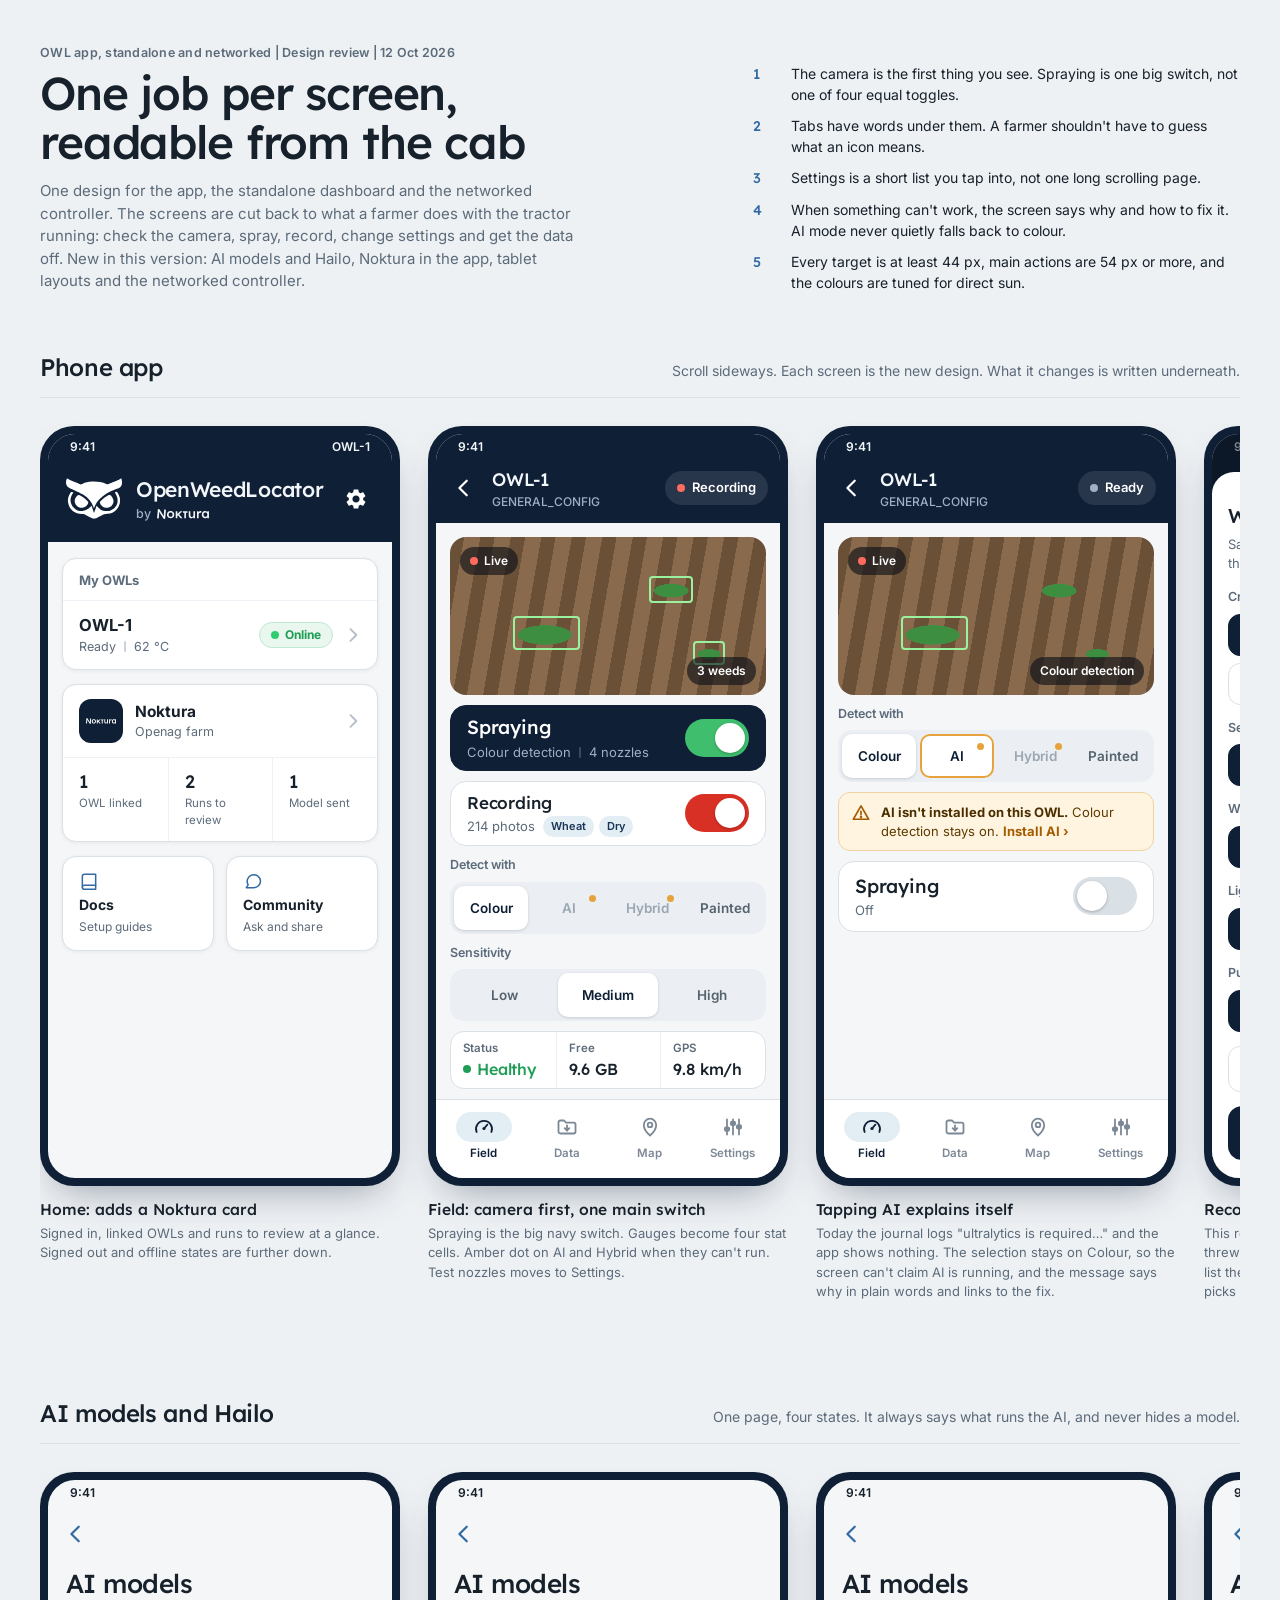
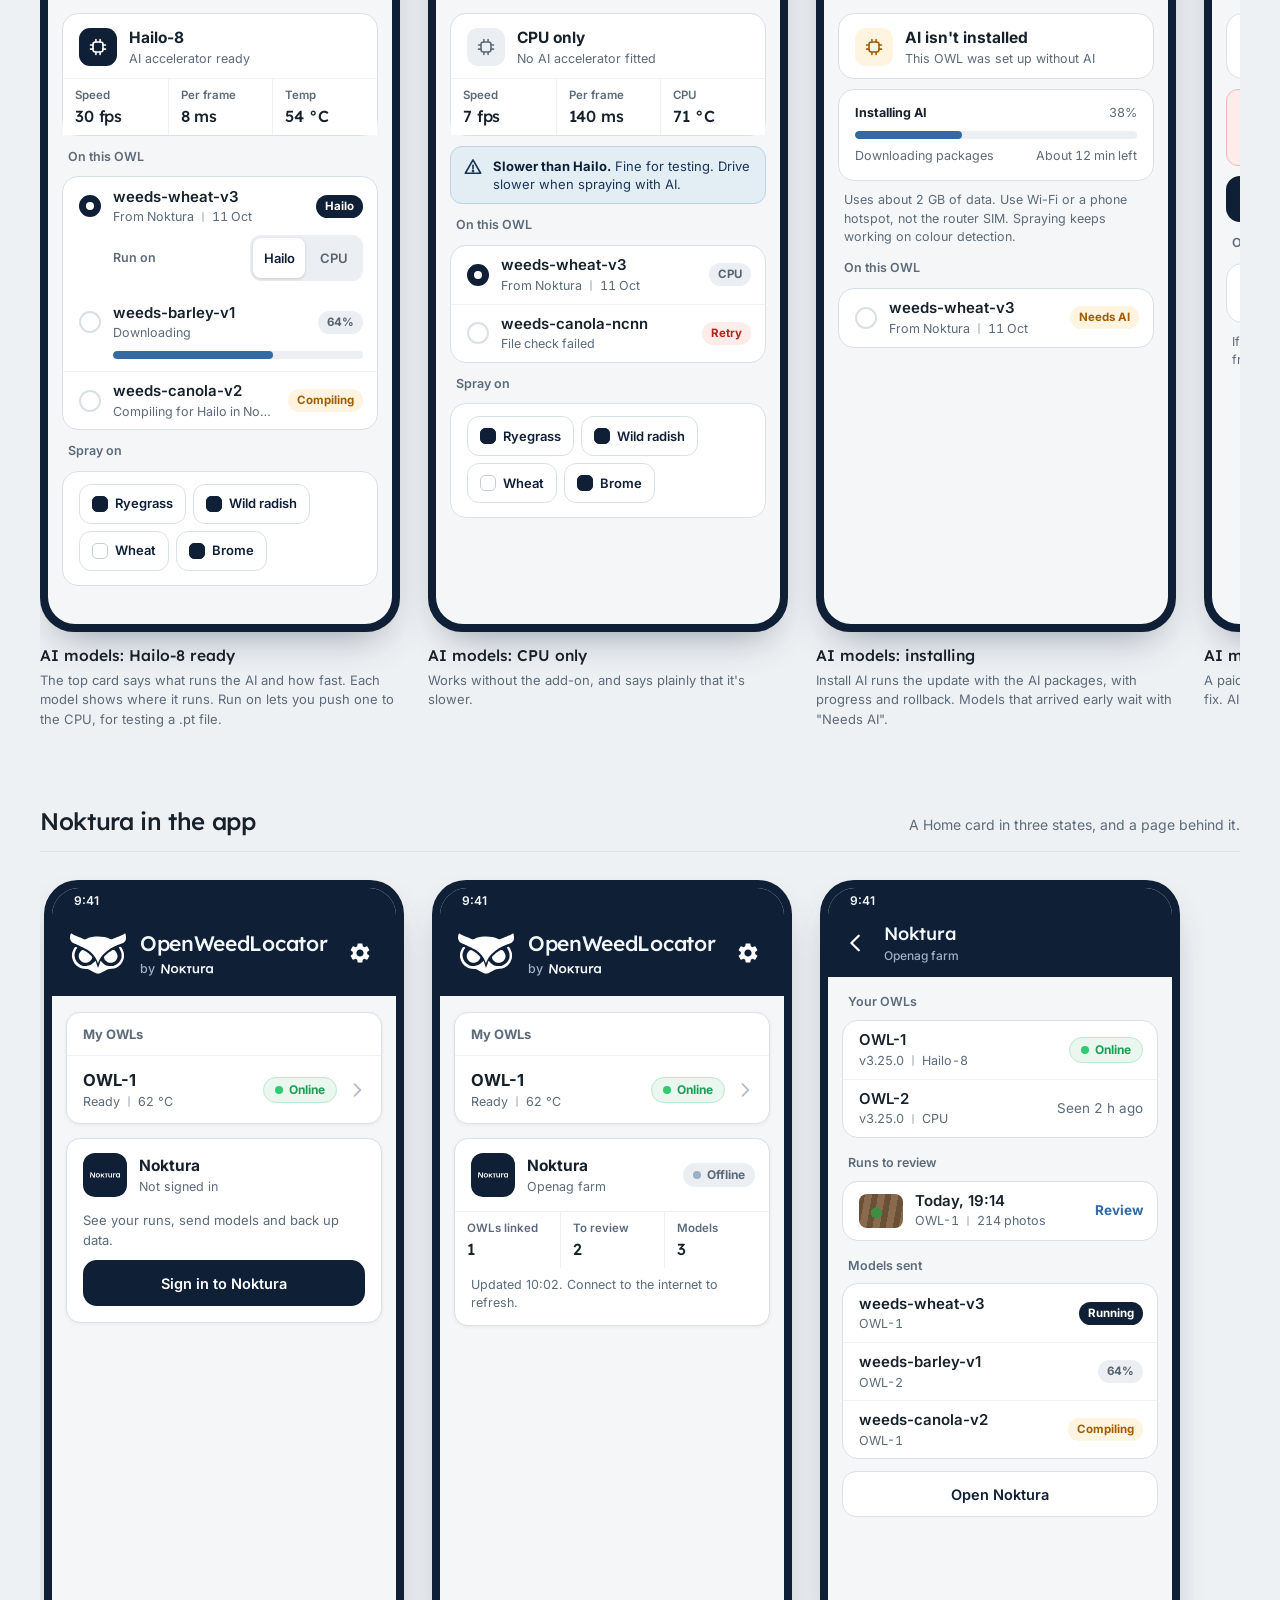
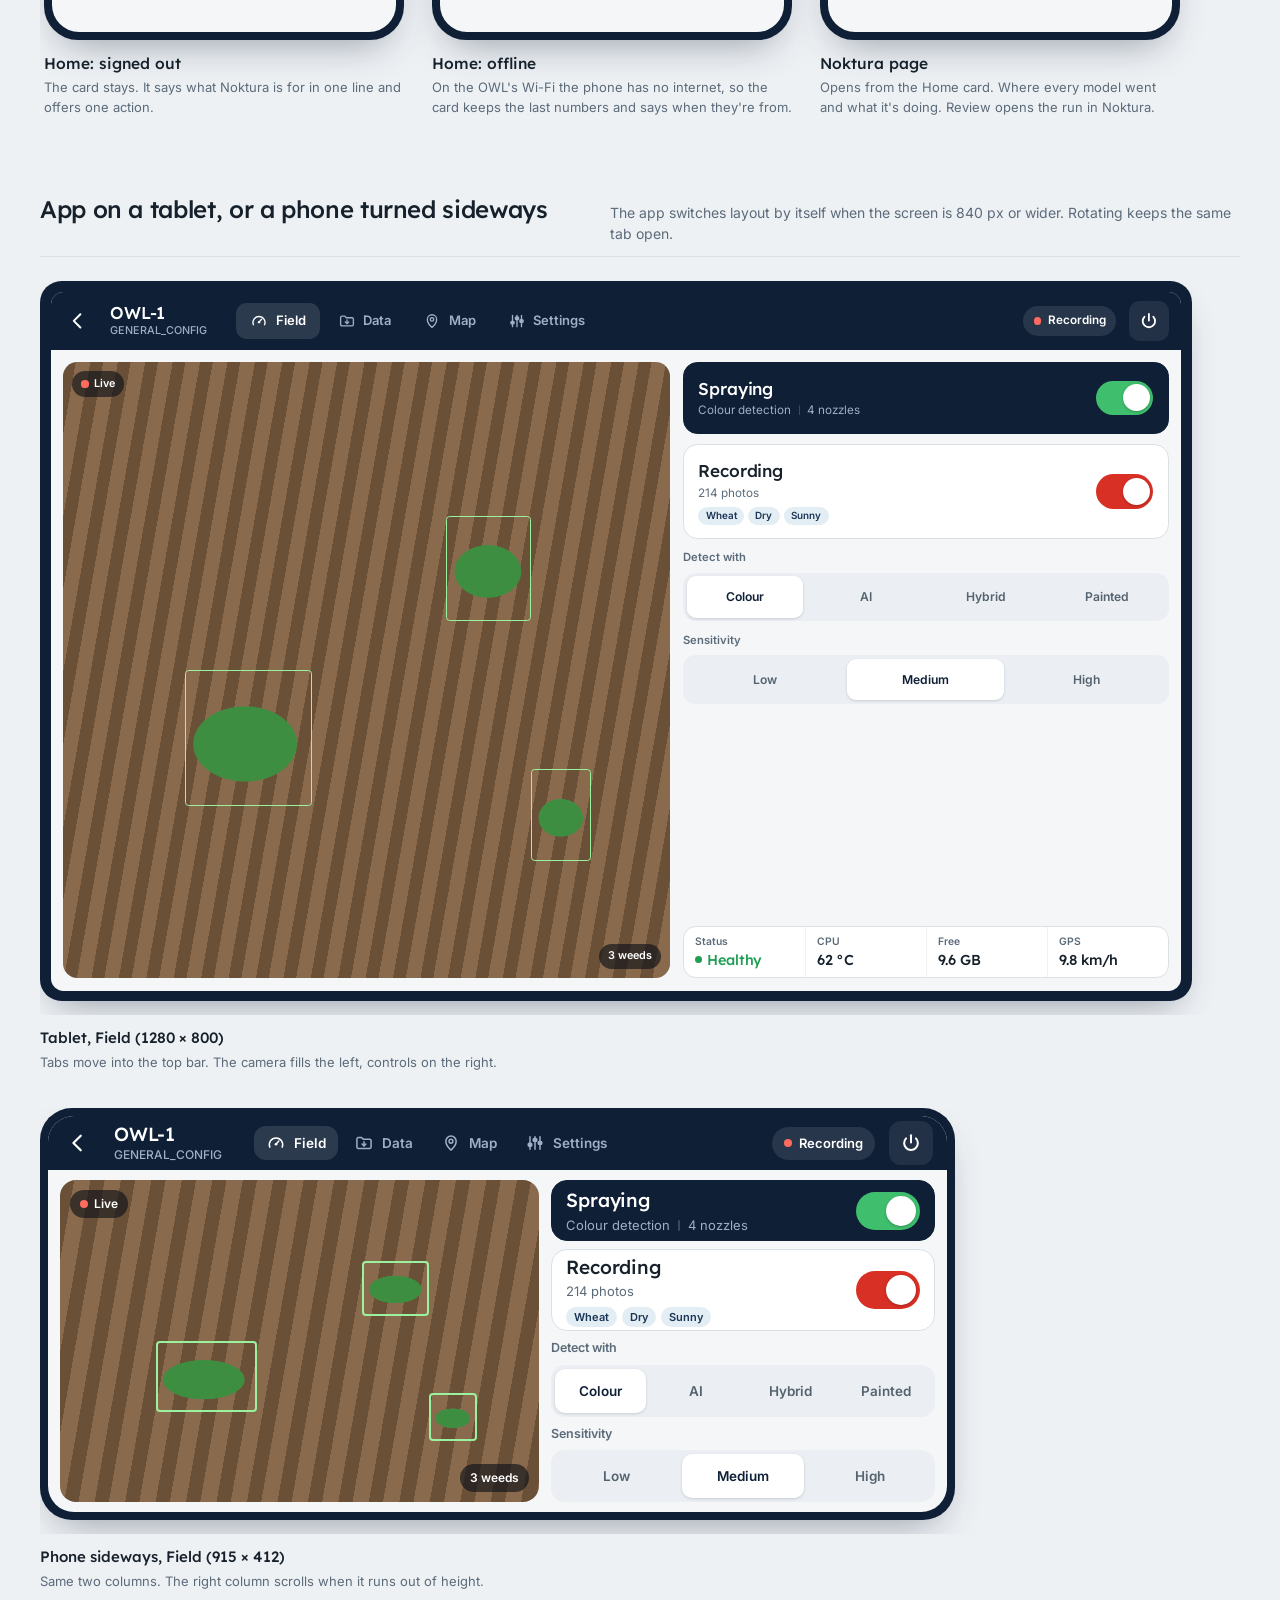
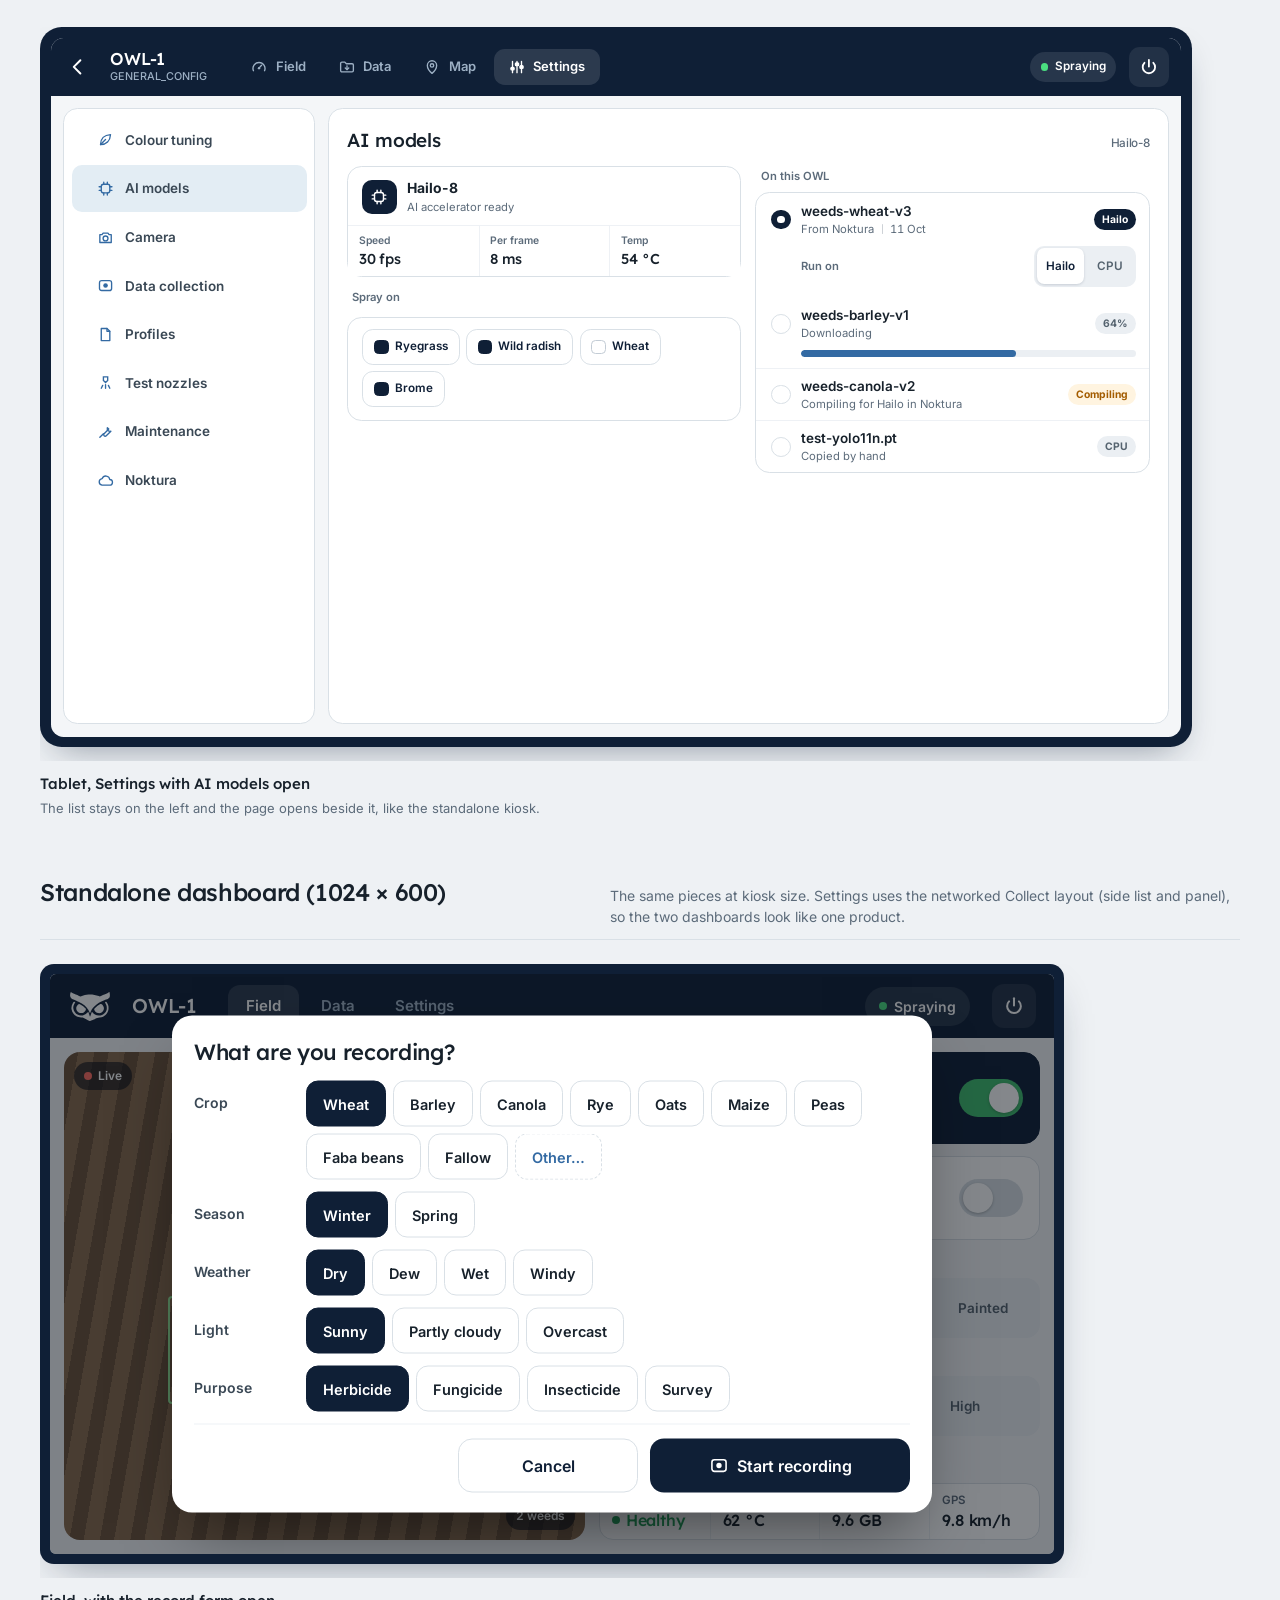
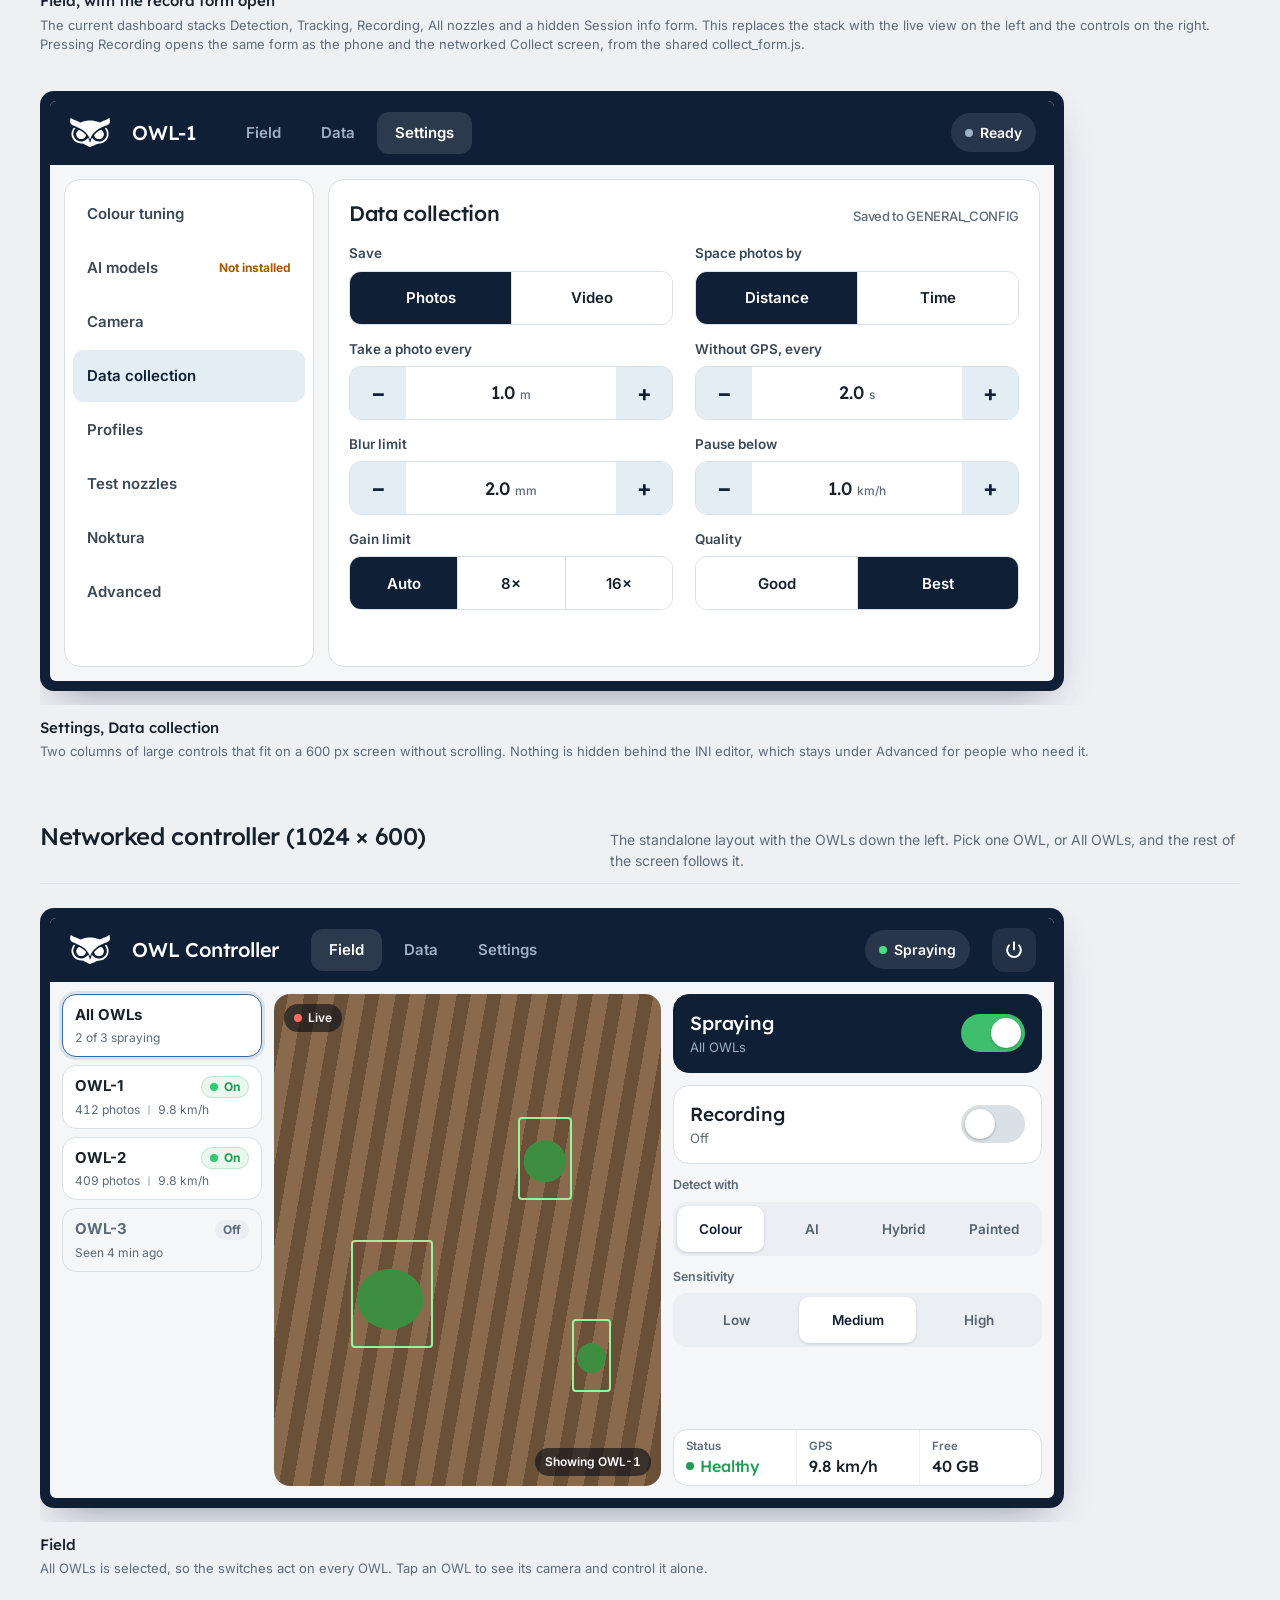
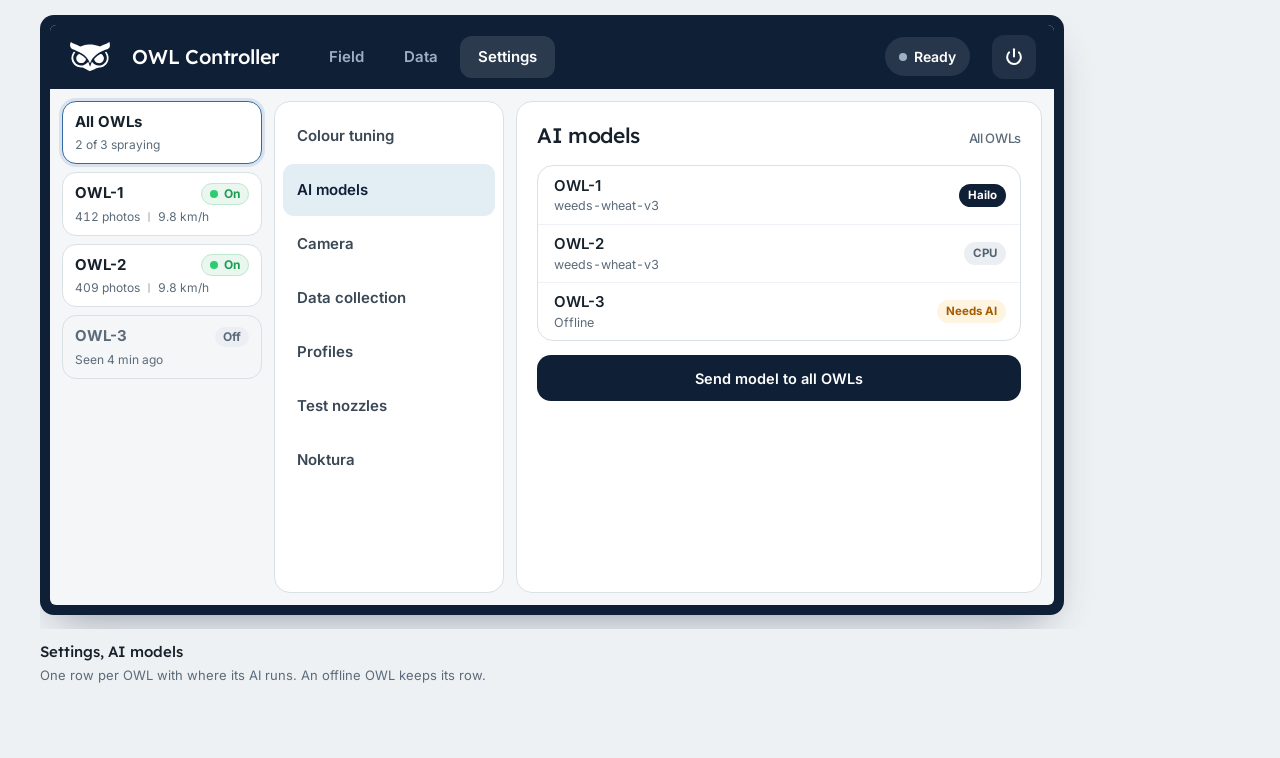
<file: docs/_static/demos/redesign/index.html>
<!doctype html>
<html lang="en"><head><meta charset="utf-8"><meta name="viewport" content="width=device-width,initial-scale=1">
<title>OWL design preview</title>
<link rel="preconnect" href="https://fonts.googleapis.com">
<link rel="preconnect" href="https://fonts.gstatic.com" crossorigin>
<link rel="stylesheet" href="https://fonts.googleapis.com/css2?family=Inter:wght@400;500;600;700&family=Lexend+Deca:wght@400;500;600&display=swap">
<style>
/* Layout: a design review board. Page chrome follows the viewer's theme; the
   device screens are the app's own sunlight-first light palette, on purpose. */
:root {
  /* page chrome */
  --bg: #EEF1F4;
  --fg: #17212B;
  --muted: #5C6B7A;
  --line: #D9E0E6;
  --surface: #FFFFFF;
  --accent: #336AA3;
  --frame: #0F1F36;
  --font-display: 'Lexend Deca', 'Inter', system-ui, sans-serif;
  --font-body: 'Inter', system-ui, -apple-system, 'Segoe UI', Roboto, sans-serif;

  /* app palette (Noktura brand, theme.css) — fixed light */
  --a-navy: #0F1F36;
  --a-navy-2: #1B3556;
  --a-blue: #336AA3;
  --a-blue-l: #E3EDF4;
  --a-ink: #17212B;
  --a-mute: #5C6B7A;
  --a-g50: #F4F6F8;
  --a-g100: #EBEFF3;
  --a-g200: #D9E0E6;
  --a-white: #FFFFFF;
  --a-hero-fg: #F2F6F9;
  --a-hero-mute: #9DB0C4;
  --a-ok: #1F9D55;
  --a-ok-bg: #E9F7EF;
  --a-warn: #A35C00;
  --a-warn-bg: #FFF4E0;
  --a-warn-line: #F1D3A1;
  --a-rec: #D93025;
  --a-soil-1: #6B5038;
  --a-soil-2: #8A6A4C;
  --a-leaf: #3E8E41;
  --a-box: #9BF29E;
}
@media (prefers-color-scheme: dark) {
  :root:not([data-theme="light"]) {
    --bg: #0E141B; --fg: #E8EDF2; --muted: #9AA8B6; --line: #26313D; --surface: #151D26; --accent: #7FB0DE; --frame: #000000;
    color-scheme: dark;
  }
}
:root[data-theme="dark"] {
  --bg: #0E141B; --fg: #E8EDF2; --muted: #9AA8B6; --line: #26313D; --surface: #151D26; --accent: #7FB0DE; --frame: #000000;
  color-scheme: dark;
}

* { box-sizing: border-box; }
body { background: var(--bg); color: var(--fg); font-family: var(--font-body); font-size: 15px; line-height: 1.5; }
.page { max-width: 1240px; margin: 0 auto; padding-inline: 20px; padding-block: 36px 64px; display: flex; flex-direction: column; gap: 56px; }

/* ---------- page chrome ---------- */
.intro { display: grid; grid-template-columns: minmax(0, 1.4fr) minmax(0, 1fr); gap: 32px; align-items: end; }
.eyebrow { font-size: 12.5px; font-weight: 600; color: var(--muted); letter-spacing: 0.02em; }
h1 { font-family: var(--font-display); font-weight: 500; font-size: clamp(30px, 4.4vw, 46px); letter-spacing: -0.025em; line-height: 1.08; margin: 6px 0 12px; text-wrap: balance; }
.lede { color: var(--muted); max-width: 60ch; margin: 0; }
.rules { list-style: none; margin: 0; padding: 0; display: grid; gap: 10px; }
.rules li { display: grid; grid-template-columns: 28px minmax(0,1fr); gap: 10px; align-items: baseline; font-size: 14px; }
.rules b { font-family: var(--font-display); font-weight: 500; color: var(--accent); font-variant-numeric: tabular-nums; }
.section-head { display: flex; flex-wrap: wrap; align-items: baseline; justify-content: space-between; gap: 8px 24px; border-bottom: 1px solid var(--line); padding-bottom: 12px; margin-bottom: 24px; }
h2 { font-family: var(--font-display); font-weight: 500; font-size: 24px; letter-spacing: -0.015em; margin: 0; }
.section-head p { margin: 0; color: var(--muted); font-size: 14px; max-width: 70ch; }

.strip { display: flex; gap: 28px; overflow-x: auto; padding: 4px 4px 18px; scroll-snap-type: x proximity; }
.shot { flex: none; width: 360px; display: flex; flex-direction: column; gap: 12px; scroll-snap-align: start; }
.shot figcaption { display: flex; flex-direction: column; gap: 3px; }
.shot figcaption strong { font-family: var(--font-display); font-weight: 500; font-size: 15.5px; }
.shot figcaption span { font-size: 13px; color: var(--muted); }
figure { margin: 0; }

.phone { width: 360px; height: 760px; border-radius: 34px; background: var(--frame); padding: 8px; box-shadow: 0 18px 40px -18px rgba(15,31,54,.45); }
.screen { position: relative; width: 100%; height: 100%; border-radius: 27px; overflow: hidden; background: var(--a-g50); color: var(--a-ink); display: flex; flex-direction: column; font-size: 15px; }

.kiosk-wrap { overflow-x: auto; padding-bottom: 14px; }
.kiosk { width: 1024px; height: 600px; border-radius: 14px; background: var(--frame); padding: 10px; box-shadow: 0 18px 40px -18px rgba(15,31,54,.45); }
.kiosk .screen { border-radius: 6px; }
.kiosk-cap { display: flex; flex-direction: column; gap: 3px; margin-top: 12px; }
.kiosk-cap strong { font-family: var(--font-display); font-weight: 500; }
.kiosk-cap span { font-size: 13px; color: var(--muted); }
.kiosk-set { display: flex; flex-direction: column; gap: 36px; }

/* ---------- app components (redesign) ---------- */
.s-status { height: 26px; flex: none; display: flex; align-items: center; justify-content: space-between; padding: 0 22px; font-size: 12px; font-weight: 600; }
.on-navy { background: var(--a-navy); color: var(--a-hero-fg); }

.hero { background: var(--a-navy); color: var(--a-hero-fg); padding: 14px 18px 18px; display: flex; align-items: center; gap: 14px; flex: none; }
.hero .logo { width: 56px; height: 41px; color: #fff; flex: none; }
.hero .wm { font-family: var(--font-display); font-size: 21px; font-weight: 500; letter-spacing: -0.015em; }
.hero .by { display: flex; align-items: center; gap: 6px; font-size: 12.5px; color: var(--a-hero-mute); font-weight: 500; }
.hero .nk { height: 10px; width: 52px; color: var(--a-hero-fg); }
.hero .gear { margin-left: auto; width: 44px; height: 44px; display: grid; place-items: center; color: #fff; }

.bar { background: var(--a-navy); color: var(--a-hero-fg); display: grid; grid-template-columns: 44px minmax(0,1fr) auto; align-items: center; gap: 6px; padding: 6px 12px 12px 6px; flex: none; }
.bar .back { width: 44px; height: 44px; display: grid; place-items: center; color: #fff; }
.bar .t { font-family: var(--font-display); font-size: 18px; font-weight: 500; letter-spacing: -0.01em; white-space: nowrap; overflow: hidden; text-overflow: ellipsis; }
.bar .sub { font-size: 12px; color: var(--a-hero-mute); font-weight: 500; }
.state { display: inline-flex; align-items: center; gap: 7px; font-size: 13px; font-weight: 600; padding: 7px 12px; border-radius: 999px; background: rgba(255,255,255,.1); color: #fff; }
.dot { width: 8px; height: 8px; border-radius: 50%; background: #4ADE80; flex: none; }
.dot.rec { background: #FF6B5E; }
.dot.idle { background: #9DB0C4; }

.body { flex: 1; min-height: 0; overflow: hidden; padding: 14px 14px 10px; display: flex; flex-direction: column; gap: 12px; }
.tabs { flex: none; display: grid; grid-template-columns: repeat(4, 1fr); background: var(--a-white); border-top: 1px solid var(--a-g200); padding: 6px 6px 14px; }
.tab { display: flex; flex-direction: column; align-items: center; gap: 3px; padding-top: 6px; min-height: 58px; color: #7C8896; font-size: 11.5px; font-weight: 600; }
.tab svg { width: 24px; height: 24px; padding: 3px 16px; box-sizing: content-box; border-radius: 999px; }
.tab.on { color: var(--a-navy); }
.tab.on svg { background: var(--a-blue-l); }

.card { background: var(--a-white); border: 1px solid var(--a-g200); border-radius: 16px; }
.pad { padding: 14px 16px; }
.label { font-size: 12.5px; font-weight: 600; color: var(--a-mute); }
.val { font-family: var(--font-display); font-weight: 500; letter-spacing: -0.01em; }

/* live view */
.live { position: relative; border-radius: 16px; overflow: hidden; aspect-ratio: 16 / 10; flex: none;
  background:
    radial-gradient(14% 10% at 30% 62%, var(--a-leaf) 60%, transparent 62%),
    radial-gradient(9% 7% at 70% 34%, var(--a-leaf) 60%, transparent 62%),
    radial-gradient(6% 5% at 82% 74%, var(--a-leaf) 60%, transparent 62%),
    repeating-linear-gradient(100deg, var(--a-soil-1) 0 14px, var(--a-soil-2) 14px 30px); }
.live .box { position: absolute; border: 2px solid var(--a-box); border-radius: 4px; }
.live .chip { position: absolute; top: 10px; left: 10px; display: inline-flex; align-items: center; gap: 6px; background: rgba(10,16,24,.62); color: #fff; font-size: 12px; font-weight: 600; padding: 5px 10px; border-radius: 999px; }
.live .count { position: absolute; bottom: 10px; right: 10px; background: rgba(10,16,24,.62); color: #fff; font-size: 12px; font-weight: 600; padding: 5px 10px; border-radius: 999px; font-variant-numeric: tabular-nums; }

/* primary switch row */
.prime { display: flex; align-items: center; gap: 14px; padding: 14px 16px; min-height: 76px; }
.prime .txt { flex: 1; min-width: 0; display: flex; flex-direction: column; gap: 1px; }
.prime .txt .val { font-size: 19px; }
.prime .txt .hint { font-size: 13px; color: var(--a-mute); white-space: nowrap; overflow: hidden; text-overflow: ellipsis; }
.prime.go { background: var(--a-navy); border-color: var(--a-navy); color: #fff; }
.prime.go .hint { color: var(--a-hero-mute); }
.sw { width: 64px; height: 38px; border-radius: 999px; background: var(--a-g200); position: relative; flex: none; }
.sw::after { content: ""; position: absolute; top: 4px; left: 4px; width: 30px; height: 30px; border-radius: 50%; background: #fff; box-shadow: 0 1px 3px rgba(0,0,0,.25); }
.sw.on { background: #3FBF6E; }
.sw.on::after { left: 30px; }
.sw.on.rec { background: var(--a-rec); }
.split { display: grid; grid-template-columns: 1fr 1fr; }
.split > * + * { border-left: 1px solid var(--a-g200); }

/* segmented */
.seg { display: grid; grid-auto-flow: column; grid-auto-columns: 1fr; gap: 4px; padding: 4px; background: var(--a-g100); border-radius: 14px; }
.seg button { min-height: 46px; border: 0; border-radius: 10px; background: transparent; font: 600 13.5px var(--font-body); color: #55636F; display: flex; align-items: center; justify-content: center; gap: 6px; position: relative; cursor: pointer; }
.seg button.on { background: var(--a-white); color: var(--a-navy); box-shadow: 0 1px 3px rgba(15,31,54,.16); }
.seg button.blocked { color: #9AA6B2; }
.seg button.blocked::after { content: ""; position: absolute; top: 9px; right: 10px; width: 7px; height: 7px; border-radius: 50%; background: #E6A23C; }
.group { display: flex; flex-direction: column; gap: 7px; }
.notice { display: grid; grid-template-columns: 20px minmax(0,1fr); gap: 10px; align-items: start; background: var(--a-warn-bg); border: 1px solid var(--a-warn-line); color: #5E3B00; border-radius: 12px; padding: 10px 12px; font-size: 13px; line-height: 1.4; }
.notice b { color: #4A2E00; }
.notice a { color: var(--a-warn); font-weight: 700; text-decoration: none; white-space: nowrap; }

.foot-line { display: flex; align-items: center; justify-content: space-between; gap: 10px; font-size: 13px; color: var(--a-mute); padding: 2px 4px; }
.foot-line .ok { display: inline-flex; align-items: center; gap: 7px; color: var(--a-ok); font-weight: 600; }
.foot-line .ok .dot { background: var(--a-ok); }
.hold { display: flex; align-items: center; justify-content: center; gap: 8px; min-height: 48px; border-radius: 12px; border: 1.5px dashed var(--a-g200); color: var(--a-mute); font-size: 13.5px; font-weight: 600; background: transparent; }

/* lists */
.list { background: var(--a-white); border: 1px solid var(--a-g200); border-radius: 16px; overflow: hidden; }
.list-head { font-size: 12.5px; font-weight: 600; color: var(--a-mute); padding: 2px 6px 0; }
.row { display: flex; align-items: center; gap: 12px; padding: 0 14px 0 16px; min-height: 58px; }
.row + .row { border-top: 1px solid #EEF1F5; }
.row .ic { width: 34px; height: 34px; border-radius: 10px; background: var(--a-blue-l); color: var(--a-blue); display: grid; place-items: center; flex: none; }
.row .ic.amber { background: var(--a-warn-bg); color: var(--a-warn); }
.row .main { flex: 1; min-width: 0; display: flex; flex-direction: column; }
.row .name { font-weight: 600; font-size: 15px; }
.row .meta { font-size: 12.5px; color: var(--a-mute); white-space: nowrap; overflow: hidden; text-overflow: ellipsis; font-variant-numeric: tabular-nums; }
.row .right { font-size: 13.5px; color: var(--a-mute); white-space: nowrap; font-variant-numeric: tabular-nums; }
.row .right.amber { color: var(--a-warn); font-weight: 600; }
.chev { color: #B4BEC9; flex: none; }

/* stepper + field rows */
.field { display: flex; align-items: center; justify-content: space-between; gap: 12px; padding: 8px 12px 8px 16px; min-height: 58px; }
.field + .field, .field + .stack, .stack + .field { border-top: 1px solid #EEF1F5; }
.field .fl { display: flex; flex-direction: column; min-width: 0; }
.field .fl span:first-child { font-weight: 600; font-size: 14.5px; }
.field .fl span + span { font-size: 12.5px; color: var(--a-mute); }
.stepper { display: grid; grid-template-columns: 44px 58px 44px; align-items: center; background: var(--a-g100); border-radius: 12px; flex: none; }
.stepper button { height: 44px; border: 0; background: transparent; font: 700 20px var(--font-body); color: var(--a-navy); }
.stepper .v { text-align: center; font: 600 15px var(--font-display); font-variant-numeric: tabular-nums; }
.stepper .v small { font: 500 11px var(--font-body); color: var(--a-mute); margin-left: 1px; }
.mini-seg { display: inline-grid; grid-auto-flow: column; gap: 3px; padding: 3px; background: var(--a-g100); border-radius: 11px; flex: none; }
.mini-seg button { min-height: 40px; min-width: 52px; padding: 0 10px; border: 0; border-radius: 8px; background: transparent; font: 600 13px var(--font-body); color: #55636F; }
.mini-seg button.on { background: var(--a-white); color: var(--a-navy); box-shadow: 0 1px 3px rgba(15,31,54,.16); }
.stack { display: flex; flex-direction: column; gap: 10px; padding: 14px 16px; }
.stack .fl span:first-child { font-weight: 600; font-size: 14.5px; }
.stack .fl span + span { font-size: 12.5px; color: var(--a-mute); }
.btn { display: flex; align-items: center; justify-content: center; gap: 8px; min-height: 54px; border-radius: 14px; border: 0; background: var(--a-blue); color: #fff; font: 600 16px var(--font-body); width: 100%; }
.btn.navy { background: var(--a-navy); }
.btn.ghost { background: var(--a-white); color: var(--a-navy); border: 1.5px solid var(--a-g200); }
.btn.slim { min-height: 46px; font-size: 14.5px; }
.readout { font-size: 12.5px; color: var(--a-mute); display: flex; align-items: center; gap: 6px; }
.readout .sw-chip { width: 12px; height: 12px; border-radius: 4px; background: linear-gradient(90deg, #E9C9A8, #CFE0F0); border: 1px solid var(--a-g200); }
.tag { display: inline-flex; align-items: center; font-size: 11px; font-weight: 700; color: var(--a-warn); background: var(--a-warn-bg); border: 1px solid var(--a-warn-line); border-radius: 999px; padding: 1px 7px; margin-left: 6px; vertical-align: 1px; }
.note { font-size: 12.5px; color: var(--a-mute); padding: 0 6px; }

/* sheet */
.scrim { position: absolute; inset: 0; background: rgba(10,16,24,.5); }
.sheet { position: absolute; left: 0; right: 0; bottom: 0; background: var(--a-white); border-radius: 22px 22px 0 0; padding: 10px 16px 18px; display: flex; flex-direction: column; gap: 14px; }
.grab { width: 40px; height: 5px; border-radius: 3px; background: var(--a-g200); align-self: center; }
.sheet h3 { margin: 0; font-family: var(--font-display); font-weight: 500; font-size: 20px; letter-spacing: -0.015em; }
.sheet .sub { font-size: 13px; color: var(--a-mute); margin-top: -10px; }
.pick { display: flex; flex-direction: column; gap: 7px; }
.pills { display: flex; flex-wrap: wrap; gap: 7px; }
.pill { min-height: 42px; padding: 0 14px; border-radius: 12px; border: 1.5px solid var(--a-g200); background: var(--a-white); font: 600 13.5px var(--font-body); color: var(--a-ink); display: inline-flex; align-items: center; }
.pill.on { border-color: var(--a-navy); background: var(--a-navy); color: #fff; }
.pill.more { color: var(--a-blue); border-style: dashed; }
.input { min-height: 46px; border-radius: 12px; border: 1.5px solid var(--a-g200); padding: 0 14px; display: flex; align-items: center; color: #8A96A3; font-size: 14px; }

/* data tab */
.storage { display: flex; flex-direction: column; gap: 8px; }
.meter { height: 8px; border-radius: 99px; background: var(--a-g100); overflow: hidden; }
.meter i { display: block; height: 100%; width: 65%; background: var(--a-blue); border-radius: inherit; }
.sess { background: var(--a-white); border: 1px solid var(--a-g200); border-radius: 16px; overflow: hidden; }
.sess.open { border-color: var(--a-blue); box-shadow: 0 0 0 3px rgba(51,106,163,.12); }
.sess-row { display: flex; align-items: center; gap: 12px; padding: 12px 14px; }
.thumb { width: 52px; height: 40px; border-radius: 8px; flex: none; background: radial-gradient(22% 26% at 40% 55%, var(--a-leaf) 60%, transparent 62%), repeating-linear-gradient(100deg, var(--a-soil-1) 0 6px, var(--a-soil-2) 6px 13px); }
.thumb.b { background: radial-gradient(18% 22% at 64% 40%, var(--a-leaf) 60%, transparent 62%), repeating-linear-gradient(80deg, var(--a-soil-2) 0 7px, var(--a-soil-1) 7px 12px); }
.sess .when { font-weight: 600; font-size: 15px; }
.sess .what { font-size: 12.5px; color: var(--a-mute); font-variant-numeric: tabular-nums; }
.sess-actions { display: grid; grid-template-columns: 1fr 1fr 48px; gap: 8px; padding: 0 14px 14px; }
.iconbtn { min-height: 46px; border-radius: 14px; border: 1.5px solid var(--a-g200); background: var(--a-white); display: grid; place-items: center; color: #B3261E; }
.prog { padding: 0 14px 14px; display: flex; flex-direction: column; gap: 6px; }
.prog .meter i { width: 46%; background: var(--a-ok); }
.prog-line { display: flex; justify-content: space-between; font-size: 12.5px; color: var(--a-mute); font-variant-numeric: tabular-nums; }
.prog-line b { color: var(--a-ink); }
.labels { display: flex; flex-wrap: wrap; gap: 5px; padding: 0 14px 12px; }
.lab { font-size: 11.5px; font-weight: 600; color: var(--a-navy-2); background: var(--a-blue-l); border-radius: 999px; padding: 3px 9px; }
.lab.add { color: var(--a-blue); background: transparent; border: 1.5px dashed #BFD2E4; }

/* settings sub-page bar */
.subbar { background: var(--a-g50); display: grid; grid-template-columns: 44px minmax(0,1fr) 44px; align-items: center; padding: 6px 6px 4px; flex: none; }
.subbar .back { width: 44px; height: 44px; display: grid; place-items: center; color: var(--a-blue); }
.subbar .t { text-align: center; font-family: var(--font-display); font-weight: 500; font-size: 17px; }
.big-title { font-family: var(--font-display); font-weight: 500; font-size: 26px; letter-spacing: -0.02em; padding: 2px 4px 0; }

/* home additions */
.panel { background: var(--a-white); border: 1px solid var(--a-g200); border-radius: 14px; overflow: hidden; box-shadow: 0 1px 4px rgba(0,0,0,.06); }
.panel-head { font-size: 13px; font-weight: 700; color: var(--a-mute); padding: 12px 16px 10px; border-bottom: 1px solid #EEF1F5; display: flex; justify-content: space-between; align-items: center; }
.owl-item { display: flex; align-items: center; gap: 10px; padding: 12px 14px 12px 16px; min-height: 66px; }
.owl-item .n { font-weight: 700; font-size: 16.5px; }
.owl-item .m { font-size: 12.5px; color: var(--a-mute); }
.okpill { display: inline-flex; align-items: center; gap: 6px; font-size: 12px; font-weight: 700; color: var(--a-ok); background: var(--a-ok-bg); border: 1px solid #BFE8D0; border-radius: 999px; padding: 3px 11px; }
.okpill .dot { background: #2ECC71; }
.nk-card { display: grid; grid-template-columns: 44px minmax(0,1fr) auto; gap: 12px; align-items: center; padding: 14px 14px 14px 16px; }
.nk-mark { width: 44px; height: 44px; border-radius: 12px; background: var(--a-navy); display: grid; place-items: center; color: #fff; }
.nk-mark svg { width: 30px; height: 8px; }
.nk-stats { display: grid; grid-template-columns: repeat(3, 1fr); border-top: 1px solid #EEF1F5; }
.nk-stats div { padding: 10px 12px 12px 16px; display: flex; flex-direction: column; }
.nk-stats div + div { border-left: 1px solid #EEF1F5; }
.nk-stats .val { font-size: 18px; }
.nk-stats span:last-child { font-size: 11.5px; color: var(--a-mute); }
.tile-row { display: grid; grid-template-columns: 1fr 1fr; gap: 12px; }
.tile { background: var(--a-white); border: 1px solid var(--a-g200); border-radius: 14px; padding: 14px 16px; display: flex; flex-direction: column; gap: 3px; color: var(--a-blue); box-shadow: 0 1px 4px rgba(0,0,0,.06); }
.tile b { color: var(--a-ink); font-size: 14px; }
.tile span { color: var(--a-mute); font-size: 12px; }

/* models */
.model-row .radio { width: 22px; height: 22px; border-radius: 50%; border: 2px solid var(--a-g200); flex: none; }
.model-row .radio.on { border: 7px solid var(--a-navy); }
.classes { display: flex; flex-wrap: wrap; gap: 7px; padding: 12px 16px 14px; }
.cls { display: inline-flex; align-items: center; gap: 7px; min-height: 40px; padding: 0 12px; border-radius: 12px; border: 1.5px solid var(--a-g200); font-size: 13px; font-weight: 600; color: #8C97A3; background: var(--a-g50); }
.cls i { width: 16px; height: 16px; border-radius: 5px; border: 1.5px solid #C3CCD5; }
.cls.on i { background: #C3CCD5; }

/* ---------- kiosk (standalone) ---------- */
.k-top { flex: none; height: 64px; background: var(--a-navy); color: #fff; display: flex; align-items: center; gap: 22px; padding: 0 18px 0 20px; }
.k-top .logo { width: 40px; height: 29px; color: #fff; }
.k-top .name { font-family: var(--font-display); font-size: 20px; font-weight: 500; letter-spacing: -0.01em; }
.k-nav { display: flex; gap: 4px; margin-left: 10px; }
.k-nav span { padding: 10px 18px; border-radius: 12px; font-weight: 600; font-size: 15px; color: var(--a-hero-mute); }
.k-nav span.on { background: rgba(255,255,255,.12); color: #fff; }
.k-top .state { margin-left: auto; font-size: 14px; padding: 9px 14px; }
.k-body { flex: 1; min-height: 0; display: grid; gap: 14px; padding: 14px; }
.k-dash { grid-template-columns: minmax(0, 1.18fr) minmax(0, 1fr); }
.k-col { display: flex; flex-direction: column; gap: 12px; min-height: 0; }
.k-dash .live { aspect-ratio: auto; flex: 1; }
.k-set { grid-template-columns: 250px minmax(0,1fr); }
.k-side { background: var(--a-white); border: 1px solid var(--a-g200); border-radius: 16px; padding: 8px; display: flex; flex-direction: column; gap: 2px; }
.k-side span { display: flex; align-items: center; justify-content: space-between; min-height: 52px; padding: 0 14px; border-radius: 11px; font-weight: 600; font-size: 15px; color: #3A4855; }
.k-side span.on { background: var(--a-blue-l); color: var(--a-navy); }
.k-side small { font-size: 12px; color: var(--a-warn); font-weight: 700; }
.k-panel { background: var(--a-white); border: 1px solid var(--a-g200); border-radius: 16px; padding: 18px 20px; display: flex; flex-direction: column; gap: 14px; min-height: 0; }
.k-panel h3 { margin: 0; font-family: var(--font-display); font-weight: 500; font-size: 21px; letter-spacing: -0.015em; display: flex; justify-content: space-between; align-items: baseline; }
.k-panel h3 small { font: 500 13px var(--font-body); color: var(--a-mute); }
.k-grid { display: grid; grid-template-columns: 1fr 1fr; gap: 14px 22px; }
.k-f { display: flex; flex-direction: column; gap: 7px; }
.k-f > span { font-size: 13.5px; font-weight: 600; color: #3A4855; }
.k-seg { display: grid; grid-auto-flow: column; grid-auto-columns: 1fr; border: 1.5px solid var(--a-g200); border-radius: 12px; overflow: hidden; }
.k-seg button { min-height: 52px; border: 0; background: var(--a-white); font: 600 15px var(--font-body); color: var(--a-ink); }
.k-seg button + button { border-left: 1.5px solid var(--a-g200); }
.k-seg button.on { background: var(--a-navy); color: #fff; }
.k-step { display: grid; grid-template-columns: 56px 1fr 56px; align-items: center; border: 1.5px solid var(--a-g200); border-radius: 12px; overflow: hidden; text-align: center; }
.k-step button { min-height: 52px; border: 0; background: var(--a-blue-l); color: var(--a-navy); font: 700 22px var(--font-body); }
.k-step span { font: 500 18px var(--font-display); font-variant-numeric: tabular-nums; }
.k-step small { font: 500 12px var(--font-body); color: var(--a-mute); }
.k-modal { position: absolute; left: 50%; top: 50%; transform: translate(-50%, -50%); width: 760px; background: var(--a-white); border-radius: 20px; padding: 20px 22px; display: flex; flex-direction: column; gap: 12px; box-shadow: 0 30px 60px -20px rgba(0,0,0,.5); }
.k-modal h3 { margin: 0; font-family: var(--font-display); font-weight: 500; font-size: 22px; letter-spacing: -0.015em; }
.k-mrow { display: grid; grid-template-columns: 100px minmax(0,1fr); gap: 12px; align-items: start; }
.k-mrow > span { font-size: 14px; font-weight: 600; color: #3A4855; padding-top: 11px; }
.k-modal .pill { min-height: 46px; font-size: 14.5px; padding: 0 16px; }
.k-foot { display: grid; grid-template-columns: 180px 260px; justify-content: end; gap: 12px; border-top: 1px solid #EEF1F5; padding-top: 14px; }


/* ---------- v2 additions (same tokens, no new colours) ---------- */
.phone .live { aspect-ratio: 2 / 1; }
.phone .body { gap: 10px; }
.phone .seg button { min-height: 44px; }
.hintrow { display: flex; align-items: center; gap: 8px; min-width: 0; }
.hintrow .hint { flex: none; }
.hintrow .mini-labs { margin-top: 0; flex-wrap: nowrap; overflow: hidden; }
.phone .prime { min-height: 64px; padding: 10px 16px; }
.sep { display: inline-block; width: 1.5px; height: 0.85em; background: currentColor; opacity: .3; margin: 0 8px; vertical-align: -1px; border-radius: 1px; }
.stats { display: grid; grid-auto-flow: column; grid-auto-columns: minmax(0, 1fr); background: var(--a-white); border: 1px solid var(--a-g200); border-radius: 14px; flex: none; }
.stats > div { padding: 8px 12px 9px; display: flex; flex-direction: column; gap: 1px; min-width: 0; }
.stats > div + div { border-left: 1px solid #EEF1F5; }
.stats span { font-size: 11.5px; font-weight: 600; color: var(--a-mute); white-space: nowrap; }
.stats b { font: 500 16px var(--font-display); letter-spacing: -0.01em; font-variant-numeric: tabular-nums; white-space: nowrap; overflow: hidden; text-overflow: ellipsis; }
.stats .ok b { color: var(--a-ok); display: inline-flex; align-items: center; gap: 6px; }
.stats .ok b::before { content: ""; width: 8px; height: 8px; border-radius: 50%; background: var(--a-ok); }
.mini-labs { display: flex; flex-wrap: wrap; gap: 5px; margin-top: 4px; }
.mini-labs .lab { font-size: 11px; padding: 2px 8px; }
.prime.go .mini-labs .lab { background: rgba(255,255,255,.14); color: #fff; }
.notice.bad { background: #FDECEA; border-color: #F2B8B2; color: #6D1A12; }
.notice.bad b { color: #5A140D; }
.notice.info { background: var(--a-blue-l); border-color: #BFD2E4; color: var(--a-navy-2); }
.notice.info b { color: var(--a-navy); }
.cap-head { display: flex; align-items: center; gap: 12px; padding: 12px 14px 10px 16px; }
.cap-head .chip-ic { width: 38px; height: 38px; border-radius: 11px; background: var(--a-navy); color: #fff; display: grid; place-items: center; flex: none; }
.cap-head .chip-ic.amber { background: var(--a-warn-bg); color: var(--a-warn); }
.cap-head .chip-ic.grey { background: var(--a-g100); color: var(--a-mute); }
.cap-head .t1 { font-weight: 700; font-size: 15.5px; }
.cap-head .t2 { font-size: 12.5px; color: var(--a-mute); }
.cap .stats { border: 0; border-top: 1px solid #EEF1F5; border-radius: 0; }
.run { font-size: 11.5px; font-weight: 700; padding: 3px 9px; border-radius: 999px; white-space: nowrap; }
.run.h { background: var(--a-navy); color: #fff; }
.run.c { background: var(--a-g100); color: #55636F; }
.run.w { background: var(--a-warn-bg); color: var(--a-warn); }
.run.bad { background: #FDECEA; color: #B3261E; }
.row.sub { min-height: 0; padding-top: 0; padding-bottom: 12px; border-top: 0 !important; padding-left: 50px; }
.row.sub .meter { flex: 1; }
.runon { display: flex; align-items: center; justify-content: space-between; gap: 10px; padding: 0 14px 12px 50px; }
.runon span { font-size: 12.5px; font-weight: 600; color: var(--a-mute); }
.cls.act { color: var(--a-navy); background: var(--a-white); }
.cls.act.on i { background: var(--a-navy); border-color: var(--a-navy); }
.inst { display: flex; flex-direction: column; gap: 8px; padding: 14px 16px; }
.inst .meter i { width: 38%; background: var(--a-blue); }
.inst-line { display: flex; justify-content: space-between; font-size: 12.5px; color: var(--a-mute); font-variant-numeric: tabular-nums; }
.inst-line b { color: var(--a-ink); }
.nk-big { display: flex; flex-direction: column; align-items: flex-start; gap: 10px; padding: 16px; }
.nk-big p { margin: 0; font-size: 13px; color: var(--a-mute); }
.offline { display: inline-flex; align-items: center; gap: 6px; font-size: 12px; font-weight: 700; color: var(--a-mute); background: var(--a-g100); border-radius: 999px; padding: 3px 10px; }
.offline .dot { background: #9DB0C4; }
.panel-head .when { font-weight: 500; font-size: 12px; }
.panel .stats, .cap .stats { border: 0; border-top: 1px solid #EEF1F5; border-radius: 0; }


/* wide frames */
.tablet { width: 1280px; height: 800px; zoom: 0.9; border-radius: 24px; background: var(--frame); padding: 12px; box-shadow: 0 18px 40px -18px rgba(15,31,54,.45); }
.landscape { width: 915px; height: 412px; border-radius: 32px; background: var(--frame); padding: 8px; box-shadow: 0 18px 40px -18px rgba(15,31,54,.45); }
.tablet .screen { border-radius: 14px; }
.landscape .screen { border-radius: 26px; }
.w-top { flex: none; height: 64px; background: var(--a-navy); color: #fff; display: flex; align-items: center; gap: 14px; padding: 0 14px 0 8px; }
.w-top .back { width: 44px; height: 44px; display: grid; place-items: center; color: #fff; }
.w-top .ttl { display: flex; flex-direction: column; min-width: 0; }
.w-top .ttl b { font: 500 19px var(--font-display); letter-spacing: -0.01em; }
.w-top .ttl span { font-size: 12px; color: var(--a-hero-mute); font-weight: 500; }
.w-tabs { display: flex; gap: 4px; margin-left: 18px; }
.w-tabs span { display: inline-flex; align-items: center; gap: 8px; padding: 9px 16px; border-radius: 12px; font-weight: 600; font-size: 14.5px; color: var(--a-hero-mute); }
.w-tabs span svg { width: 20px; height: 20px; }
.w-tabs span.on { background: rgba(255,255,255,.12); color: #fff; }
.w-top .state { margin-left: auto; }
.w-top .pwr { width: 44px; height: 44px; display: grid; place-items: center; color: #fff; border-radius: 12px; background: rgba(255,255,255,.08); }
.landscape .w-top { height: 54px; }
.landscape .w-tabs span { padding: 7px 12px; font-size: 13.5px; }
.w-body { flex: 1; min-height: 0; display: grid; gap: 14px; padding: 14px; }
.w-field { grid-template-columns: minmax(0, 1.25fr) minmax(0, 1fr); }
.w-field .live { aspect-ratio: auto; height: 100%; }
.w-col { display: flex; flex-direction: column; gap: 12px; min-height: 0; overflow: hidden; }
.landscape .w-body { padding: 10px 12px; gap: 12px; }
.landscape .w-col { gap: 8px; }
.landscape .prime { min-height: 60px; padding: 10px 14px; }
.landscape .seg button { min-height: 44px; }
.w-set { grid-template-columns: 280px minmax(0, 1fr); }
.w-set .k-panel { overflow: hidden; }
.k-side span .ic-s { display: inline-flex; align-items: center; gap: 12px; }
.k-side span svg { width: 19px; height: 19px; color: var(--a-blue); }
.w-ai { display: grid; grid-template-columns: minmax(0, 1fr) minmax(0, 1fr); gap: 16px; }

/* networked: the standalone layout with the OWLs down one side */
.n-body { flex: 1; min-height: 0; display: grid; grid-template-columns: 200px minmax(0, 1.05fr) minmax(0, 1fr); gap: 12px; padding: 12px; }
.n-rail { display: flex; flex-direction: column; gap: 8px; min-height: 0; }
.n-owl { background: var(--a-white); border: 1px solid var(--a-g200); border-radius: 14px; padding: 9px 12px; display: flex; flex-direction: column; gap: 3px; }
.n-owl.on { border-color: var(--a-blue); box-shadow: 0 0 0 3px rgba(51,106,163,.14); }
.n-owl .nm { display: flex; align-items: center; justify-content: space-between; font-weight: 700; font-size: 15px; }
.n-owl .st { font-size: 12px; color: var(--a-mute); font-variant-numeric: tabular-nums; }
.n-owl.off { background: var(--a-g50); color: var(--a-mute); }
.n-body .live { aspect-ratio: auto; flex: 1; }
.n-set { grid-template-columns: 200px 230px minmax(0, 1fr); }
.scope { display: flex; flex-wrap: wrap; gap: 6px; }
.scope .pill { min-height: 38px; font-size: 13px; }
.k-top .pwr { width: 44px; height: 44px; display: grid; place-items: center; color: #fff; border-radius: 12px; background: rgba(255,255,255,.08); }

/* ---------- critique ---------- */
.crit { display: grid; gap: 0; border: 1px solid var(--line); border-radius: 16px; overflow: hidden; background: var(--surface); }
.crit-row { display: grid; grid-template-columns: minmax(0, 0.9fr) minmax(0, 1.2fr) minmax(0, 1.2fr) minmax(0, 1fr); gap: 0; }
.crit-row > div { padding: 14px 16px; font-size: 13.5px; min-width: 0; }
.crit-row + .crit-row { border-top: 1px solid var(--line); }
.crit-row > div + div { border-left: 1px solid var(--line); }
.crit-row.h > div { font-size: 12px; font-weight: 600; color: var(--muted); padding-block: 10px; }
.crit-row b { font-family: var(--font-display); font-weight: 500; font-size: 14.5px; display: block; margin-bottom: 2px; }
.crit-row .ref { color: var(--muted); }
.crit-row .risk { color: var(--fg); }
.caveat { font-size: 13px; color: var(--muted); margin: 14px 2px 0; max-width: 90ch; }

.before { display: grid; grid-template-columns: repeat(auto-fill, minmax(190px, 1fr)); gap: 16px; }
.before figure { display: flex; flex-direction: column; gap: 8px; }
.before img { width: 100%; border-radius: 12px; border: 1px solid var(--line); background: #fff; display: block; }
.before figcaption { font-size: 12.5px; color: var(--muted); }

@media (max-width: 860px) {
  .intro { grid-template-columns: 1fr; }
  .crit-row { grid-template-columns: 1fr; }
  .crit-row > div + div { border-left: 0; border-top: 1px dashed var(--line); }
  .crit-row.h { display: none; }
}
@media (max-width: 420px) {
  .page { padding-inline: 16px; }
  .shot { width: 330px; }
  .phone { width: 330px; height: 700px; transform-origin: top left; }
}
button:focus-visible { outline: 3px solid var(--a-blue); outline-offset: 2px; }
@media (prefers-reduced-motion: reduce) { * { transition: none !important; } }
</style></head><body>

<svg width="0" height="0" style="position:absolute" aria-hidden="true">
<symbol id="owl-face" viewBox="0 0 20.449883 14.861092">
            <g transform="translate(-271.58534,-163.35397)">
                <path fill="currentColor" d="m 279.83149,177.33595 -1.74085,-0.87647 -0.68462,-0.0338 c -1.12387,-0.0556 -1.80535,-0.22208 -2.56695,-0.62722 -1.35452,-0.72057 -2.22428,-1.96235 -2.49079,-3.55616 -0.18702,-1.11849 0.0562,-2.24625 0.70562,-3.27239 0.3629,-0.57337 0.50704,-0.64899 0.94418,-0.49535 0.14916,0.0524 0.28073,0.10484 0.29237,0.11649 0.0116,0.0116 -0.0634,0.13394 -0.16677,0.27177 -0.59899,0.79879 -0.96272,1.97494 -0.87742,2.83726 0.14617,1.47768 1.01379,2.69249 2.3888,3.34472 0.57158,0.27113 1.03722,0.36412 1.69917,0.33932 0.48317,-0.0181 0.6368,-0.0444 1.02648,-0.17587 0.75161,-0.25353 1.45196,-0.69982 2.20723,-1.40654 l 0.36005,-0.3369 0.1389,0.38853 c 0.0764,0.21369 0.2743,0.78532 0.4398,1.27028 0.16549,0.48497 0.31388,0.88195 0.32975,0.88219 0.0159,2.3e-4 0.22996,-0.57554 0.47574,-1.27951 0.24578,-0.70396 0.46569,-1.2851 0.48868,-1.29143 0.023,-0.006 0.12651,0.10659 0.23002,0.25091 0.27327,0.38104 0.8773,0.9301 1.28921,1.17192 0.67159,0.39426 1.40096,0.56212 2.28197,0.52517 0.46624,-0.0196 0.65006,-0.0503 1.01618,-0.1697 1.24583,-0.40646 2.22758,-1.34522 2.65125,-2.53518 0.14007,-0.3934 0.14667,-0.44443 0.14455,-1.11796 -0.002,-0.63211 -0.0157,-0.74994 -0.13157,-1.1292 -0.14388,-0.47099 -0.44949,-1.13539 -0.70276,-1.52783 -0.0914,-0.14162 -0.15576,-0.27435 -0.14302,-0.29496 0.0385,-0.0623 0.4777,-0.27093 0.5703,-0.27093 0.27871,0 0.92602,1.1105 1.1962,2.05213 0.0904,0.31495 0.10658,0.48457 0.10745,1.12374 0.001,0.89421 -0.0802,1.26713 -0.44311,2.02927 -0.28988,0.60882 -0.54744,0.98882 -0.96398,1.42226 -0.82667,0.86022 -1.78886,1.28858 -3.17718,1.41447 -0.96205,0.0872 -1.5076,0.25134 -2.18274,0.65657 -0.51887,0.31143 -0.73706,0.4177 -1.70229,0.82907 -0.64948,0.2768 -0.87574,0.35241 -1.0486,0.3504 -0.18983,-0.002 -0.46189,-0.12413 -1.96125,-0.87902 z m 1.93152,-3.02858 c -0.0128,-0.0361 -0.0795,-0.22434 -0.14825,-0.41842 -0.64584,-1.82334 -1.94572,-3.37356 -3.80642,-4.53951 -0.78134,-0.48961 -3.79124,-1.94491 -4.47756,-2.16492 -0.97117,-0.31133 -1.50715,-0.83927 -1.69158,-1.6662 -0.12182,-0.54622 -0.0336,-1.27981 0.22967,-1.90977 0.0541,-0.12939 0.10462,-0.24351 0.11232,-0.25361 0.008,-0.0101 0.10047,0.0598 0.20613,0.15521 0.47454,0.42872 1.00229,0.68755 2.33198,1.14371 0.67804,0.23261 1.08018,0.4013 1.42187,0.59646 0.55277,0.31573 0.85036,0.41846 1.08806,0.37561 0.0921,-0.0166 0.39558,-0.13375 0.67438,-0.26033 0.83662,-0.37984 2.01728,-0.64326 3.35117,-0.7477 1.68792,-0.13215 3.62659,0.1813 5.24248,0.84764 0.19023,0.0785 0.4245,0.14263 0.5206,0.14263 0.12051,0 0.39952,-0.10793 0.89924,-0.34785 0.39848,-0.19132 1.06327,-0.46819 1.47731,-0.61527 0.93637,-0.33263 1.70648,-0.7016 2.11018,-1.01103 0.32317,-0.24769 0.47806,-0.29391 0.51897,-0.15486 0.0133,0.0453 0.0697,0.33641 0.12538,0.64694 0.13016,0.72651 0.11243,1.37064 -0.0492,1.78789 -0.18272,0.4717 -0.80743,1.00987 -1.36441,1.17541 -0.0647,0.0192 -0.43414,0.15161 -0.82099,0.29418 -2.49814,0.92064 -4.43366,2.09685 -5.83689,3.54708 -0.85274,0.8813 -1.37788,1.68986 -1.81439,2.79361 -0.13304,0.33641 -0.24974,0.61997 -0.25934,0.63015 -0.01,0.0102 -0.0279,-0.011 -0.0407,-0.047 z m 4.24843,-0.13715 c -0.92191,-0.14382 -1.78495,-0.88161 -2.01032,-1.71857 -0.089,-0.33068 -0.0138,-0.47035 0.54733,-1.01562 0.74257,-0.72163 1.50441,-1.29599 2.32151,-1.7502 0.5698,-0.31675 0.96361,-0.20964 1.39425,0.37921 0.62212,0.85066 0.79509,1.49442 0.60136,2.23817 -0.32914,1.26367 -1.56008,2.06889 -2.85413,1.86701 z m -9.44499,-0.0734 c -0.75822,-0.20389 -1.463,-0.89074 -1.69942,-1.65619 -0.11776,-0.38129 -0.1264,-1.03772 -0.0179,-1.36124 0.10458,-0.31184 0.47083,-0.92122 0.72334,-1.20354 0.22074,-0.24679 0.50125,-0.40678 0.71628,-0.40852 0.24953,-0.002 1.24842,0.5988 2.0388,1.22633 0.47997,0.38107 1.23522,1.11056 1.32048,1.27544 0.11191,0.21641 0.0802,0.467 -0.10623,0.83967 -0.31401,0.62767 -0.91131,1.10504 -1.61796,1.29309 -0.32506,0.0865 -1.02666,0.0839 -1.35739,-0.005 z" />
            </g>
        </symbol>
<symbol id="noktura-wordmark" viewBox="0 0 84.528175 16.289963">
            <path fill="currentColor" d="M1.3239 0l-1.324 15.136l2.7895 0.2439l0.5126 -5.8596c0.0177 -0.2018 0.0286 -0.4114 0.0331 -0.6289c0.0202 -0.2306 0.0276 -0.4843 0.0227 -0.7607c0.0096 -0.2752 0.0178 -0.616 0.0243 -1.0222c0.0077 -0.4206 0.0077 -0.9143 -0.0008 -1.4816c0.0039 -0.3219 0.0062 -0.6797 0.0077 -1.0733l7.228 11.5109l2.573 0.2253l1.324 -15.136l-2.789 -0.2439l-0.3974 4.5408c-0.0542 0.6199 -0.0986 1.2116 -0.1333 1.7751c-0.0335 0.549 -0.0653 1.0765 -0.0951 1.5823c-0.0153 0.5071 -0.0288 0.9924 -0.0403 1.4562c0.0031 0.4651 0.007 0.9156 0.0124 1.3519c0.0015 0.1193 0.0046 0.2378 0.0077 0.3561l-7.2249 -11.7512Zm20.7579 3.2809c-1.1432 0 -2.1631 0.2604 -3.0603 0.7813c-0.8972 0.5065 -1.6061 1.2081 -2.127 2.1053c-0.5209 0.8971 -0.7813 1.9171 -0.7813 3.0603c0 1.1431 0.2604 2.1636 0.7813 3.0608c0.5209 0.8972 1.2299 1.6061 2.127 2.127c0.8971 0.5065 1.9171 0.7596 3.0603 0.7596c1.1287 0 2.1419 -0.2532 3.0391 -0.7596c0.8972 -0.5209 1.5988 -1.2298 2.1053 -2.127c0.5209 -0.8972 0.7813 -1.9177 0.7813 -3.0608c0 -1.1432 -0.2604 -2.1631 -0.7813 -3.0603c-0.5065 -0.8972 -1.2081 -1.5988 -2.1053 -2.1053c-0.8971 -0.5209 -1.9104 -0.7813 -3.0391 -0.7813Zm49.0544 0c-0.5643 0 -1.1069 0.1374 -1.6278 0.4124c-0.5065 0.2605 -0.955 0.6222 -1.3457 1.0852c-0.1845 0.2186 -0.3431 0.4501 -0.4759 0.6945l-0.0233 -1.9534h-2.6267v11.4386h2.6918v-6.0994c0 -0.4052 0.0651 -0.7669 0.1953 -1.0852c0.1447 -0.3328 0.34 -0.6222 0.586 -0.8682c0.246 -0.246 0.5281 -0.4341 0.8465 -0.5643c0.3328 -0.1447 0.68 -0.217 1.0418 -0.217c0.2315 0 0.463 0.029 0.6945 0.0868c0.2315 0.0579 0.4268 0.1302 0.586 0.217l0.7162 -2.9301c-0.1447 -0.0579 -0.3328 -0.1085 -0.5643 -0.1519c-0.2171 -0.0434 -0.4485 -0.0651 -0.6945 -0.0651Zm7.0543 0c-0.9984 0 -1.896 0.2532 -2.6918 0.7596c-0.7959 0.5065 -1.4252 1.2081 -1.8883 2.1053c-0.4631 0.8972 -0.6945 1.9171 -0.6945 3.0603c0 1.1432 0.2315 2.1636 0.6945 3.0608c0.463 0.8972 1.0779 1.6061 1.8448 2.127c0.7669 0.5209 1.621 0.7814 2.5616 0.7814c0.5499 0 1.0635 -0.0868 1.541 -0.2604c0.492 -0.1736 0.9333 -0.3979 1.324 -0.6728c0.3721 -0.2658 0.6832 -0.5625 0.9333 -0.8894v1.6056h2.713V3.5197h-2.6913v1.618c-0.2174 -0.3342 -0.485 -0.6346 -0.803 -0.9018c-0.3618 -0.3039 -0.7813 -0.5354 -1.2588 -0.6945c-0.4775 -0.1736 -1.0056 -0.2604 -1.5844 -0.2604Zm-26.6108 0.2387v7.0538c0 0.955 0.1591 1.7802 0.4775 2.4748c0.3183 0.6801 0.7813 1.2082 1.3891 1.5844c0.6077 0.3618 1.3239 0.5426 2.1487 0.5426c0.6367 0 1.2371 -0.123 1.8014 -0.369c0.5643 -0.2605 1.0495 -0.6005 1.4547 -1.0201c0.1594 -0.1649 0.3009 -0.3382 0.4248 -0.5199l0.031 1.6919h2.6045V3.5197h-2.6696v6.8585c0 0.3618 -0.0651 0.7017 -0.1953 1.0201c-0.1302 0.3039 -0.3111 0.572 -0.5426 0.8036c-0.2315 0.2171 -0.5069 0.3907 -0.8253 0.5209c-0.3039 0.1158 -0.6439 0.1736 -1.0201 0.1736c-0.5065 0 -0.9405 -0.1157 -1.3022 -0.3473c-0.3618 -0.2315 -0.6366 -0.557 -0.8248 -0.9767c-0.1881 -0.4341 -0.2822 -0.9555 -0.2822 -1.5632v-6.4895Zm-21.1848 0.092v11.3466h2.6701v-3.6571l1.1482 -1.078l3.9088 4.7351h3.2995l-5.395 -6.4363l5.2317 -4.9103h-3.5533l-4.64 4.6586v-4.6586Zm11.7647 0v2.3823h2.2572v8.9643h2.6696v-8.9643h2.4965v-2.3823Zm-20.0778 2.035c0.6222 0 1.1725 0.1591 1.65 0.4775c0.492 0.3039 0.8754 0.7234 1.1503 1.2588c0.2894 0.5354 0.4268 1.1503 0.4124 1.8448c0.0144 0.6801 -0.123 1.2877 -0.4124 1.8231c-0.2749 0.5354 -0.6583 0.9627 -1.1503 1.2811c-0.4775 0.3184 -1.0278 0.4775 -1.65 0.4775c-0.6222 0 -1.1865 -0.1591 -1.6929 -0.4775c-0.492 -0.3183 -0.8754 -0.7457 -1.1503 -1.2811c-0.2749 -0.5354 -0.4124 -1.143 -0.4124 -1.8231c0 -0.6801 0.1374 -1.2877 0.4124 -1.8231c0.2749 -0.5499 0.6583 -0.9767 1.1503 -1.2805c0.5065 -0.3183 1.0707 -0.4775 1.6929 -0.4775Zm56.673 0c0.6222 0 1.172 0.1519 1.6495 0.4558c0.4775 0.3039 0.8464 0.7234 1.1069 1.2588c0.2749 0.5354 0.4124 1.1503 0.4124 1.8448c0 0.709 -0.1375 1.3384 -0.4124 1.8883c-0.2605 0.5354 -0.6294 0.9555 -1.1069 1.2594c-0.4775 0.3039 -1.0273 0.4558 -1.6495 0.4558c-0.6222 0 -1.172 -0.1519 -1.6495 -0.4558c-0.463 -0.3039 -0.8247 -0.724 -1.0852 -1.2594c-0.2605 -0.5499 -0.3912 -1.1792 -0.3912 -1.8883c0 -0.6946 0.1307 -1.3095 0.3912 -1.8448c0.2605 -0.5354 0.6222 -0.955 1.0852 -1.2588c0.4775 -0.3039 1.0273 -0.4558 1.6495 -0.4558Z" />
        </symbol>
  
  <symbol id="i-power" viewBox="0 0 24 24"><g fill="none" stroke="currentColor" stroke-width="2.2" stroke-linecap="round"><path d="M12 3.5v8"/><path d="M6.6 7a7.5 7.5 0 1 0 10.8 0"/></g></symbol>
  <symbol id="i-check" viewBox="0 0 24 24"><path d="M5 12.5l4.5 4.5L19 7.5" fill="none" stroke="currentColor" stroke-width="2.4" stroke-linecap="round" stroke-linejoin="round"/></symbol>
  <symbol id="i-chev" viewBox="0 0 24 24"><path d="M9 5l7 7-7 7" fill="none" stroke="currentColor" stroke-width="2.2" stroke-linecap="round" stroke-linejoin="round"/></symbol>
  <symbol id="i-back" viewBox="0 0 24 24"><path d="M15 4L7 12l8 8" fill="none" stroke="currentColor" stroke-width="2.4" stroke-linecap="round" stroke-linejoin="round"/></symbol>
  <symbol id="t-field" viewBox="0 0 24 24"><g fill="none" stroke="currentColor" stroke-width="1.8" stroke-linecap="round" stroke-linejoin="round"><path d="M4.6 17a8 8 0 1 1 14.8 0"/><path d="M12 13.5 L15.4 9.6"/><circle cx="12" cy="13.5" r="1.6" fill="currentColor" stroke="none"/></g></symbol>
  <symbol id="t-data" viewBox="0 0 24 24"><g fill="none" stroke="currentColor" stroke-width="1.8" stroke-linecap="round" stroke-linejoin="round"><path d="M3.5 7.2c0-1 .8-1.7 1.7-1.7h3.9l2 2.1h7.7c1 0 1.7.8 1.7 1.7v7.5c0 1-.8 1.7-1.7 1.7H5.2c-1 0-1.7-.8-1.7-1.7Z"/><path d="M12 10.4v5"/><path d="M9.7 13.2L12 15.5l2.3-2.3"/></g></symbol>
  <symbol id="t-map" viewBox="0 0 24 24"><g fill="none" stroke="currentColor" stroke-width="1.8" stroke-linecap="round" stroke-linejoin="round"><path d="M12 20.5s-6.2-5.4-6.2-10.6a6.2 6.2 0 0 1 12.4 0c0 5.2-6.2 10.6-6.2 10.6Z"/><circle cx="12" cy="9.9" r="2.3"/></g></symbol>
  <symbol id="t-set" viewBox="0 0 24 24"><g fill="none" stroke="currentColor" stroke-width="1.8" stroke-linecap="round" stroke-linejoin="round"><path d="M6 4.5v15M12 4.5v15M18 4.5v15"/><rect x="3.9" y="12.4" width="4.2" height="3.4" rx="1.1" fill="currentColor"/><rect x="9.9" y="6.6" width="4.2" height="3.4" rx="1.1" fill="currentColor"/><rect x="15.9" y="10.2" width="4.2" height="3.4" rx="1.1" fill="currentColor"/></g></symbol>
  <symbol id="i-gear" viewBox="0 0 24 24"><path fill="currentColor" d="M19.14 12.94c.04-.3.06-.61.06-.94 0-.32-.02-.64-.07-.94l2.03-1.58c.18-.14.23-.41.12-.61l-1.92-3.32c-.12-.22-.37-.29-.59-.22l-2.39.96c-.5-.38-1.03-.7-1.62-.94L14.4 2.81c-.04-.24-.24-.41-.48-.41h-3.84c-.24 0-.43.17-.47.41L9.25 5.35c-.59.24-1.13.57-1.62.94L5.24 5.33c-.22-.08-.47 0-.59.22L2.74 8.87c-.12.21-.08.47.12.61l2.03 1.58c-.05.3-.09.63-.09.94s.02.64.07.94l-2.03 1.58c-.18.14-.23.41-.12.61l1.92 3.32c.12.22.37.29.59.22l2.39-.96c.5.38 1.03.7 1.62.94l.36 2.54c.05.24.24.41.48.41h3.84c.24 0 .44-.17.47-.41l.36-2.54c.59-.24 1.13-.56 1.62-.94l2.39.96c.22.08.47 0 .59-.22l1.92-3.32c.12-.22.07-.47-.12-.61l-2.01-1.58zM12 15.6c-1.98 0-3.6-1.62-3.6-3.6s1.62-3.6 3.6-3.6 3.6 1.62 3.6 3.6-1.62 3.6-3.6 3.6z"/></symbol>
  <symbol id="i-warn" viewBox="0 0 24 24"><g fill="none" stroke="currentColor" stroke-width="2" stroke-linecap="round" stroke-linejoin="round"><path d="M12 3.5L2.8 19.5h18.4Z"/><path d="M12 10v4.2"/><circle cx="12" cy="17" r=".6" fill="currentColor"/></g></symbol>
  <symbol id="i-down" viewBox="0 0 24 24"><g fill="none" stroke="currentColor" stroke-width="2" stroke-linecap="round" stroke-linejoin="round"><path d="M12 4v11"/><path d="M7.5 11 12 15.5 16.5 11"/><path d="M5 19.5h14"/></g></symbol>
  <symbol id="i-tag" viewBox="0 0 24 24"><g fill="none" stroke="currentColor" stroke-width="2" stroke-linecap="round" stroke-linejoin="round"><path d="M3.5 12.2V4.5h7.7l9.3 9.3-7.7 7.7Z"/><circle cx="8" cy="9" r="1.4"/></g></symbol>
  <symbol id="i-bin" viewBox="0 0 24 24"><g fill="none" stroke="currentColor" stroke-width="2" stroke-linecap="round" stroke-linejoin="round"><path d="M4.5 7h15"/><path d="M9.5 7V4.5h5V7"/><path d="M6.5 7l1 13h9l1-13"/></g></symbol>
  <symbol id="i-cam" viewBox="0 0 24 24"><g fill="none" stroke="currentColor" stroke-width="1.9" stroke-linecap="round" stroke-linejoin="round"><path d="M4 8h3l1.6-2.2h6.8L17 8h3v11H4Z"/><circle cx="12" cy="13.2" r="3.4"/></g></symbol>
  <symbol id="i-rec" viewBox="0 0 24 24"><g fill="none" stroke="currentColor" stroke-width="1.9"><rect x="3.5" y="5" width="17" height="14" rx="3"/><circle cx="12" cy="12" r="3.2" fill="currentColor" stroke="none"/></g></symbol>
  <symbol id="i-leaf" viewBox="0 0 24 24"><g fill="none" stroke="currentColor" stroke-width="1.9" stroke-linecap="round" stroke-linejoin="round"><path d="M5 19c0-8 5-13.5 14-14-.5 9-6 14-14 14Z"/><path d="M5 19l7-7"/></g></symbol>
  <symbol id="i-ai" viewBox="0 0 24 24"><g fill="none" stroke="currentColor" stroke-width="1.9" stroke-linecap="round" stroke-linejoin="round"><rect x="6" y="6" width="12" height="12" rx="3"/><path d="M9.5 3v3M14.5 3v3M9.5 18v3M14.5 18v3M3 9.5h3M3 14.5h3M18 9.5h3M18 14.5h3"/></g></symbol>
  <symbol id="i-file" viewBox="0 0 24 24"><g fill="none" stroke="currentColor" stroke-width="1.9" stroke-linecap="round" stroke-linejoin="round"><path d="M6 3.5h8l4 4V20.5H6Z"/><path d="M14 3.5v4h4"/></g></symbol>
  <symbol id="i-wifi" viewBox="0 0 24 24"><g fill="none" stroke="currentColor" stroke-width="1.9" stroke-linecap="round"><path d="M3.5 9.5a12 12 0 0 1 17 0"/><path d="M6.5 12.7a7.6 7.6 0 0 1 11 0"/><path d="M9.5 15.8a3.3 3.3 0 0 1 5 0"/><circle cx="12" cy="18.6" r=".8" fill="currentColor"/></g></symbol>
  <symbol id="i-tool" viewBox="0 0 24 24"><g fill="none" stroke="currentColor" stroke-width="1.9" stroke-linecap="round" stroke-linejoin="round"><path d="M14.5 6.5a4 4 0 0 0 5 5L13 18a2.1 2.1 0 1 1-3-3l6.5-6.5Z"/><path d="M4 20l5-5"/></g></symbol>
  <symbol id="i-cloud" viewBox="0 0 24 24"><g fill="none" stroke="currentColor" stroke-width="1.9" stroke-linecap="round" stroke-linejoin="round"><path d="M7 18.5h10.5a4 4 0 0 0 .4-8 5.5 5.5 0 0 0-10.6-1.3A4.7 4.7 0 0 0 7 18.5Z"/></g></symbol>
  <symbol id="i-nozzle" viewBox="0 0 24 24"><g fill="none" stroke="currentColor" stroke-width="1.9" stroke-linecap="round"><path d="M9 4h6v5l-3 3-3-3Z"/><path d="M8 16l-2 4M12 15v5M16 16l2 4"/></g></symbol>
</svg>

<main class="page">

<header class="intro">
  <div>
    <div class="eyebrow">OWL app, standalone and networked | Design review | 12 Oct 2026</div>
    <h1>One job per screen, readable from the cab</h1>
    <p class="lede">One design for the app, the standalone dashboard and the networked controller. The screens are cut back to what a farmer does with the tractor running: check the camera, spray, record, change settings and get the data off. New in this version: AI models and Hailo, Noktura in the app, tablet layouts and the networked controller.</p>
  </div>
  <ol class="rules">
    <li><b>1</b><span>The camera is the first thing you see. Spraying is one big switch, not one of four equal toggles.</span></li>
    <li><b>2</b><span>Tabs have words under them. A farmer shouldn't have to guess what an icon means.</span></li>
    <li><b>3</b><span>Settings is a short list you tap into, not one long scrolling page.</span></li>
    <li><b>4</b><span>When something can't work, the screen says why and how to fix it. AI mode never quietly falls back to colour.</span></li>
    <li><b>5</b><span>Every target is at least 44 px, main actions are 54 px or more, and the colours are tuned for direct sun.</span></li>
  </ol>
</header>

<section>
  <div class="section-head">
    <h2>Phone app</h2>
    <p>Scroll sideways. Each screen is the new design. What it changes is written underneath.</p>
  </div>
  <div class="strip">

    <!-- 1 HOME -->
    <figure class="shot">
      <div class="phone"><div class="screen">
        <div class="s-status on-navy"><span>9:41</span><span>OWL-1</span></div>
        <div class="hero">
          <svg class="logo" viewBox="0 0 20.449883 14.861092"><use href="#owl-face"/></svg>
          <div><div class="wm">OpenWeedLocator</div><div class="by">by <svg class="nk" viewBox="0 0 84.528175 16.289963"><use href="#noktura-wordmark"/></svg></div></div>
          <span class="gear"><svg width="24" height="24"><use href="#i-gear"/></svg></span>
        </div>
        <div class="body" style="gap:14px;padding-top:16px">
          <div class="panel">
            <div class="panel-head">My OWLs</div>
            <div class="owl-item">
              <div style="flex:1;min-width:0"><div class="n">OWL-1</div><div class="m">Ready<i class="sep"></i>62 °C</div></div>
              <span class="okpill"><span class="dot"></span>Online</span>
              <svg class="chev" width="20" height="20"><use href="#i-chev"/></svg>
            </div>
          </div>
          <div class="panel">
            <div class="nk-card">
              <span class="nk-mark"><svg viewBox="0 0 84.528175 16.289963"><use href="#noktura-wordmark"/></svg></span>
              <div style="min-width:0"><div style="font-weight:700;font-size:15.5px">Noktura</div><div class="m" style="font-size:12.5px;color:var(--a-mute)">Openag farm</div></div>
              <svg class="chev" width="20" height="20"><use href="#i-chev"/></svg>
            </div>
            <div class="nk-stats">
              <div><span class="val">1</span><span>OWL linked</span></div>
              <div><span class="val">2</span><span>Runs to review</span></div>
              <div><span class="val">1</span><span>Model sent</span></div>
            </div>
          </div>
          <div class="tile-row">
            <div class="tile"><svg width="20" height="20" viewBox="0 0 24 24" fill="none" stroke="currentColor" stroke-width="1.8" stroke-linecap="round" stroke-linejoin="round"><path d="M4 19.5A2.5 2.5 0 0 1 6.5 17H20V4H6.5A2.5 2.5 0 0 0 4 6.5z"/><path d="M4 19.5A2.5 2.5 0 0 0 6.5 22H20v-5"/></svg><b>Docs</b><span>Setup guides</span></div>
            <div class="tile"><svg width="20" height="20" viewBox="0 0 24 24" fill="none" stroke="currentColor" stroke-width="1.8" stroke-linecap="round" stroke-linejoin="round"><path d="M21 12a8 8 0 0 1-8 8H4l2.2-3.3A8 8 0 1 1 21 12z"/></svg><b>Community</b><span>Ask and share</span></div>
          </div>
        </div>
      </div></div>
      <figcaption><strong>Home: adds a Noktura card</strong><span>Signed in, linked OWLs and runs to review at a glance. Signed out and offline states are further down.</span></figcaption>
    </figure>

    <!-- 2 FIELD -->
    <figure class="shot">
      <div class="phone"><div class="screen">
        <div class="s-status on-navy"><span>9:41</span><span></span></div>
        <div class="bar">
          <span class="back"><svg width="22" height="22"><use href="#i-back"/></svg></span>
          <div style="min-width:0"><div class="t">OWL-1</div><div class="sub">GENERAL_CONFIG</div></div>
          <span class="state"><span class="dot rec"></span>Recording</span>
        </div>
        <div class="body">
          <div class="live">
            <span class="chip"><span class="dot rec"></span>Live</span>
            <span class="box" style="left:20%;top:50%;width:21%;height:22%"></span>
            <span class="box" style="left:63%;top:25%;width:14%;height:17%"></span>
            <span class="box" style="left:77%;top:66%;width:10%;height:15%"></span>
            <span class="count">3 weeds</span>
          </div>
          <div class="card prime go">
            <div class="txt"><span class="val">Spraying</span><span class="hint">Colour detection<i class="sep"></i>4 nozzles</span></div>
            <span class="sw on"></span>
          </div>
          <div class="card prime">
            <div class="txt"><span class="val" style="font-size:17px">Recording</span><span class="hintrow"><span class="hint">214 photos</span><span class="mini-labs"><span class="lab">Wheat</span><span class="lab">Dry</span></span></span></div>
            <span class="sw on rec"></span>
          </div>
          <div class="group">
            <span class="label">Detect with</span>
            <div class="seg"><button class="on">Colour</button><button class="blocked">AI</button><button class="blocked">Hybrid</button><button>Painted</button></div>
          </div>
          <div class="group">
            <span class="label">Sensitivity</span>
            <div class="seg"><button>Low</button><button class="on">Medium</button><button>High</button></div>
          </div>
          <div class="stats"><div class="ok"><span>Status</span><b>Healthy</b></div><div><span>Free</span><b>9.6 GB</b></div><div><span>GPS</span><b>9.8 km/h</b></div></div>
        </div>
        <div class="tabs">
          <span class="tab on"><svg><use href="#t-field"/></svg>Field</span>
          <span class="tab"><svg><use href="#t-data"/></svg>Data</span>
          <span class="tab"><svg><use href="#t-map"/></svg>Map</span>
          <span class="tab"><svg><use href="#t-set"/></svg>Settings</span>
        </div>
      </div></div>
      <figcaption><strong>Field: camera first, one main switch</strong><span>Spraying is the big navy switch. Gauges become four stat cells. Amber dot on AI and Hybrid when they can't run. Test nozzles moves to Settings.</span></figcaption>
    </figure>

    <!-- 3 AI BLOCKED -->
    <figure class="shot">
      <div class="phone"><div class="screen">
        <div class="s-status on-navy"><span>9:41</span><span></span></div>
        <div class="bar">
          <span class="back"><svg width="22" height="22"><use href="#i-back"/></svg></span>
          <div style="min-width:0"><div class="t">OWL-1</div><div class="sub">GENERAL_CONFIG</div></div>
          <span class="state"><span class="dot idle"></span>Ready</span>
        </div>
        <div class="body">
          <div class="live">
            <span class="chip"><span class="dot rec"></span>Live</span>
            <span class="box" style="left:20%;top:50%;width:21%;height:22%"></span>
            <span class="count">Colour detection</span>
          </div>
          <div class="group">
            <span class="label">Detect with</span>
            <div class="seg"><button class="on">Colour</button><button class="blocked" style="color:var(--a-navy);background:#fff;box-shadow:0 0 0 2px #E6A23C inset">AI</button><button class="blocked">Hybrid</button><button>Painted</button></div>
          </div>
          <div class="notice">
            <svg width="20" height="20" style="color:var(--a-warn)"><use href="#i-warn"/></svg>
            <div><b>AI isn't installed on this OWL.</b> Colour detection stays on. <a>Install AI ›</a></div>
          </div>
          <div class="card prime">
            <div class="txt"><span class="val">Spraying</span><span class="hint">Off</span></div>
            <span class="sw"></span>
          </div>
        </div>
        <div class="tabs">
          <span class="tab on"><svg><use href="#t-field"/></svg>Field</span>
          <span class="tab"><svg><use href="#t-data"/></svg>Data</span>
          <span class="tab"><svg><use href="#t-map"/></svg>Map</span>
          <span class="tab"><svg><use href="#t-set"/></svg>Settings</span>
        </div>
      </div></div>
      <figcaption><strong>Tapping AI explains itself</strong><span>Today the journal logs "ultralytics is required…" and the app shows nothing. The selection stays on Colour, so the screen can't claim AI is running, and the message says why in plain words and links to the fix.</span></figcaption>
    </figure>

    <!-- 4 RECORD SHEET -->
    <figure class="shot">
      <div class="phone"><div class="screen">
        <div class="s-status on-navy"><span>9:41</span><span></span></div>
        <div class="bar">
          <span class="back"><svg width="22" height="22"><use href="#i-back"/></svg></span>
          <div style="min-width:0"><div class="t">OWL-1</div><div class="sub">GENERAL_CONFIG</div></div>
          <span class="state"><span class="dot"></span>Spraying</span>
        </div>
        <div class="body"><div class="live"></div></div>
        <div class="scrim"></div>
        <div class="sheet">
          <span class="grab"></span>
          <h3>What are you recording?</h3>
          <div class="sub">Saved with every photo and sent to Noktura with the run.</div>
          <div class="pick"><span class="label">Crop</span>
            <div class="pills"><span class="pill on">Wheat</span><span class="pill">Barley</span><span class="pill">Canola</span><span class="pill">Oats</span><span class="pill">Faba beans</span><span class="pill">Fallow</span><span class="pill more">More…</span></div></div>
          <div class="pick"><span class="label">Season</span><div class="pills"><span class="pill on">Winter</span><span class="pill">Spring</span></div></div>
          <div class="pick"><span class="label">Weather</span><div class="pills"><span class="pill on">Dry</span><span class="pill">Dew</span><span class="pill">Wet</span><span class="pill">Windy</span></div></div>
          <div class="pick"><span class="label">Light</span><div class="pills"><span class="pill on">Sunny</span><span class="pill">Partly cloudy</span><span class="pill">Overcast</span></div></div>
          <div class="pick"><span class="label">Purpose</span><div class="pills"><span class="pill on">Herbicide</span><span class="pill">Survey</span><span class="pill more">More…</span></div></div>
          <div class="input">Notes (optional)</div>
          <button class="btn navy"><svg width="20" height="20"><use href="#i-rec"/></svg>Start recording</button>
        </div>
      </div></div>
      <figcaption><strong>Record: tap, don't type</strong><span>This replaces four free-text boxes that Noktura mostly threw away. The choices come from the OWL, the same list the networked Collect screen uses, and your last picks are pre-selected so starting a run takes one tap.</span></figcaption>
    </figure>

    <!-- 5 DATA -->
    <figure class="shot">
      <div class="phone"><div class="screen">
        <div class="s-status on-navy"><span>9:41</span><span></span></div>
        <div class="bar">
          <span class="back"><svg width="22" height="22"><use href="#i-back"/></svg></span>
          <div style="min-width:0"><div class="t">Data</div><div class="sub">OWL-1</div></div>
          <span></span>
        </div>
        <div class="body">
          <div class="card pad storage">
            <div style="display:flex;justify-content:space-between;align-items:baseline"><span class="val" style="font-size:17px">9.6 GB free</span><span class="label">7.8 of 12 GB used</span></div>
            <div class="meter"><i></i></div>
          </div>
          <div class="sess open">
            <div class="sess-row"><span class="thumb"></span><div style="flex:1;min-width:0"><div class="when">Today, 19:14</div><div class="what">214 photos<i class="sep"></i>900 MB<i class="sep"></i>37 s</div></div></div>
            <div class="labels"><span class="lab">Wheat</span><span class="lab">Dry</span><span class="lab">Sunny</span><span class="lab">Herbicide</span></div>
            <div class="sess-actions">
              <button class="btn slim"><svg width="18" height="18"><use href="#i-down"/></svg>Download</button>
              <button class="btn slim ghost"><svg width="18" height="18"><use href="#i-tag"/></svg>Details</button>
              <button class="iconbtn" aria-label="Delete"><svg width="20" height="20"><use href="#i-bin"/></svg></button>
            </div>
          </div>
          <div class="sess">
            <div class="sess-row"><span class="thumb b"></span><div style="flex:1;min-width:0"><div class="when">14 Aug, 16:40</div><div class="what">1,204 photos<i class="sep"></i>4.7 GB</div></div></div>
            <div class="prog">
              <div class="meter"><i></i></div>
              <div class="prog-line"><span><b>46%</b><i class="sep"></i>2.1 of 4.7 GB<i class="sep"></i>3 min left</span><span style="color:var(--a-blue);font-weight:700">Cancel</span></div>
            </div>
          </div>
          <div class="sess">
            <div class="sess-row"><span class="thumb"></span><div style="flex:1;min-width:0"><div class="when">14 Aug, 09:03</div><div class="what">412 photos<i class="sep"></i>1.9 GB</div></div><svg class="chev" width="18" height="18"><use href="#i-chev"/></svg></div>
            <div class="labels"><span class="lab add">+ Add details</span></div>
          </div>
        </div>
        <div class="tabs">
          <span class="tab"><svg><use href="#t-field"/></svg>Field</span>
          <span class="tab on"><svg><use href="#t-data"/></svg>Data</span>
          <span class="tab"><svg><use href="#t-map"/></svg>Map</span>
          <span class="tab"><svg><use href="#t-set"/></svg>Settings</span>
        </div>
      </div></div>
      <figcaption><strong>Data: progress you can trust</strong><span>The download bar moves because the app now listens to its own downloads (the 0% bug). Each run shows its details as labels, and "Add details" fixes one recorded without them. Delete is a separate icon, away from Download.</span></figcaption>
    </figure>

    <!-- 6 SETTINGS -->
    <figure class="shot">
      <div class="phone"><div class="screen">
        <div class="s-status on-navy"><span>9:41</span><span></span></div>
        <div class="bar">
          <span class="back"><svg width="22" height="22"><use href="#i-back"/></svg></span>
          <div style="min-width:0"><div class="t">Settings</div><div class="sub">OWL-1</div></div>
          <span></span>
        </div>
        <div class="body" style="gap:8px">
          <span class="list-head">Detection</span>
          <div class="list">
            <div class="row"><span class="ic"><svg width="19" height="19"><use href="#i-leaf"/></svg></span><div class="main"><span class="name">Colour tuning</span><span class="meta">Green 25–200<i class="sep"></i>Hue 39–83</span></div><svg class="chev" width="18" height="18"><use href="#i-chev"/></svg></div>
            <div class="row"><span class="ic amber"><svg width="19" height="19"><use href="#i-ai"/></svg></span><div class="main"><span class="name">AI models</span><span class="meta">1 model waiting</span></div><span class="right amber">Not installed</span><svg class="chev" width="18" height="18"><use href="#i-chev"/></svg></div>
          </div>
          <span class="list-head" style="margin-top:6px">Capture</span>
          <div class="list">
            <div class="row"><span class="ic"><svg width="19" height="19"><use href="#i-cam"/></svg></span><div class="main"><span class="name">Camera</span><span class="meta">Colour locked<i class="sep"></i>Brightness −2</span></div><svg class="chev" width="18" height="18"><use href="#i-chev"/></svg></div>
            <div class="row"><span class="ic"><svg width="19" height="19"><use href="#i-rec"/></svg></span><div class="main"><span class="name">Data collection</span><span class="meta">Every 1 m<i class="sep"></i>Best quality</span></div><svg class="chev" width="18" height="18"><use href="#i-chev"/></svg></div>
          </div>
          <span class="list-head" style="margin-top:6px">This OWL</span>
          <div class="list">
            <div class="row"><span class="ic"><svg width="19" height="19"><use href="#i-file"/></svg></span><div class="main"><span class="name">Profiles</span></div><span class="right">GENERAL_CONFIG</span><svg class="chev" width="18" height="18"><use href="#i-chev"/></svg></div>
            <div class="row"><span class="ic"><svg width="19" height="19"><use href="#i-nozzle"/></svg></span><div class="main"><span class="name">Test nozzles</span></div><svg class="chev" width="18" height="18"><use href="#i-chev"/></svg></div>
            <div class="row"><span class="ic"><svg width="19" height="19"><use href="#i-tool"/></svg></span><div class="main"><span class="name">Maintenance and network</span></div><svg class="chev" width="18" height="18"><use href="#i-chev"/></svg></div>
          </div>
        </div>
        <div class="tabs">
          <span class="tab"><svg><use href="#t-field"/></svg>Field</span>
          <span class="tab"><svg><use href="#t-data"/></svg>Data</span>
          <span class="tab"><svg><use href="#t-map"/></svg>Map</span>
          <span class="tab on"><svg><use href="#t-set"/></svg>Settings</span>
        </div>
      </div></div>
      <figcaption><strong>Settings: a short list, not a long page</strong><span>Today's Config tab pins a feed, a profile card, three chips and a long scroll on one screen. Now each row shows its current value and opens its own page. Problems show on the row itself, like the amber "Not installed" on AI models.</span></figcaption>
    </figure>

    <!-- 7 DATA COLLECTION -->
    <figure class="shot">
      <div class="phone"><div class="screen">
        <div class="s-status"><span>9:41</span><span></span></div>
        <div class="subbar"><span class="back"><svg width="22" height="22"><use href="#i-back"/></svg></span><span class="t"></span><span></span></div>
        <div class="body" style="gap:10px;padding-top:2px">
          <div class="big-title">Data collection</div>
          <span class="list-head">What to save</span>
          <div class="list">
            <div class="field"><div class="fl"><span>Save</span></div><div class="mini-seg"><button class="on">Photos</button><button>Video</button></div></div>
            <div class="field"><div class="fl"><span>Photo every</span><span>Uses GPS speed</span></div><div class="stepper"><button>−</button><span class="v">1.0<small>m</small></span><button>+</button></div></div>
            <div class="field"><div class="fl"><span>No GPS: every</span></div><div class="stepper"><button>−</button><span class="v">2.0<small>s</small></span><button>+</button></div></div><div class="field"><div class="fl"><span>Pause below</span><span>0 never pauses</span></div><div class="stepper"><button>−</button><span class="v">1.0<small>km/h</small></span><button>+</button></div></div>
            <div class="field"><div class="fl"><span>Quality</span></div><div class="mini-seg"><button>Good</button><button class="on">Best</button></div></div>
          </div>
          <span class="list-head">Sharp photos</span>
          <div class="list">
            <div class="field"><div class="fl"><span>Blur limit</span><span>Lower is sharper</span></div><div class="stepper"><button>−</button><span class="v">2.0<small>mm</small></span><button>+</button></div></div>
            <div class="field"><div class="fl"><span>Gain limit</span></div><div class="mini-seg"><button class="on">Auto</button><button>8×</button><button>16×</button></div></div>
          </div>
          <div class="note">Changes apply straight away. Storage is under Maintenance.</div>
        </div>
      </div></div>
      <figcaption><strong>Data collection: Collect settings on the phone</strong><span>The same settings as the networked Collect screen, sent through the same API, and they apply live. Plain words: "Take a photo every" instead of sample_distance_m. The rare settings (frames mode, quota) stay under Advanced.</span></figcaption>
    </figure>

    <!-- 8 CAMERA -->
    <figure class="shot">
      <div class="phone"><div class="screen">
        <div class="s-status"><span>9:41</span><span></span></div>
        <div class="subbar"><span class="back"><svg width="22" height="22"><use href="#i-back"/></svg></span><span class="t"></span><span></span></div>
        <div class="body" style="gap:10px;padding-top:2px">
          <div class="big-title">Camera</div>
          <div class="live" style="aspect-ratio:16/6"><span class="chip"><span class="dot rec"></span>Live</span></div>
          <span class="list-head">Colour</span>
          <div class="list">
            <div class="field"><div class="fl"><span>White balance</span></div><div class="mini-seg"><button>Auto</button><button>Sun</button><button class="on">Locked</button></div></div>
            <div class="stack">
              <div class="fl" style="display:flex;flex-direction:column"><span>Lock colour to this light</span><span>Point the camera at the crop, then tap.</span></div>
              <button class="btn navy slim">Calibrate white balance</button>
              <div class="readout"><span class="sw-chip"></span>Locked 19:14<i class="sep"></i>About 5,400 K</div>
            </div>
            <div class="field"><div class="fl"><span>Brightness</span></div><div class="stepper"><button>−</button><span class="v">−2</span><button>+</button></div></div>
          </div>
          <span class="list-head">Picture <span class="tag">Restarts the OWL</span></span>
          <div class="list">
            <div class="field"><div class="fl"><span>Size</span></div><div class="mini-seg"><button class="on">728×544</button><button>1456×1088</button></div></div>
            <div class="field"><div class="fl"><span>Rotate</span></div><div class="mini-seg"><button class="on">Auto</button><button>0°</button><button>180°</button></div></div>
          </div>
        </div>
      </div></div>
      <figcaption><strong>Camera: the white balance overlap fixed</strong><span>"Lock colour" gets its own block: the label, a full-width button, then what was locked and when. The manual red and blue gains move into the readout. Settings that restart the OWL sit together under one warning tag.</span></figcaption>
    </figure>

  </div>
</section>


<section>
  <div class="section-head">
    <h2>AI models and Hailo</h2>
    <p>One page, four states. It always says what runs the AI, and never hides a model.</p>
  </div>
  <div class="strip"><figure class="shot"><div class="phone"><div class="screen"><div class="s-status"><span>9:41</span><span></span></div><div class="subbar"><span class="back"><svg width="22" height="22"><use href="#i-back"/></svg></span><span class="t"></span><span></span></div><div class="body" style="gap:10px;padding-top:2px"><div class="big-title">AI models</div><div class="card cap"><div class="cap-head"><span class="chip-ic "><svg width="20" height="20"><use href="#i-ai"/></svg></span><div style="flex:1;min-width:0"><div class="t1">Hailo-8</div><div class="t2">AI accelerator ready</div></div></div><div class="stats"><div><span>Speed</span><b>30 fps</b></div><div><span>Per frame</span><b>8 ms</b></div><div><span>Temp</span><b>54 °C</b></div></div></div><span class="list-head">On this OWL</span><div class="list"><div class="row model-row"><span class="radio on"></span><div class="main"><span class="name">weeds-wheat-v3</span><span class="meta">From Noktura<i class="sep"></i>11 Oct</span></div><span class="run h">Hailo</span></div><div class="runon"><span>Run on</span><div class="mini-seg"><button class="on">Hailo</button><button>CPU</button></div></div><div class="row model-row"><span class="radio"></span><div class="main"><span class="name">weeds-barley-v1</span><span class="meta">Downloading</span></div><span class="run c">64%</span></div><div class="row sub"><div class="meter"><i style="width:64%"></i></div></div><div class="row model-row"><span class="radio"></span><div class="main"><span class="name">weeds-canola-v2</span><span class="meta">Compiling for Hailo in Noktura</span></div><span class="run w">Compiling</span></div></div><span class="list-head">Spray on</span><div class="list"><div class="classes"><span class="cls act on"><i></i>Ryegrass</span><span class="cls act on"><i></i>Wild radish</span><span class="cls act"><i></i>Wheat</span><span class="cls act on"><i></i>Brome</span></div></div></div></div></div><figcaption><strong>AI models: Hailo-8 ready</strong><span>The top card says what runs the AI and how fast. Each model shows where it runs. Run on lets you push one to the CPU, for testing a .pt file.</span></figcaption></figure><figure class="shot"><div class="phone"><div class="screen"><div class="s-status"><span>9:41</span><span></span></div><div class="subbar"><span class="back"><svg width="22" height="22"><use href="#i-back"/></svg></span><span class="t"></span><span></span></div><div class="body" style="gap:10px;padding-top:2px"><div class="big-title">AI models</div><div class="card cap"><div class="cap-head"><span class="chip-ic grey"><svg width="20" height="20"><use href="#i-ai"/></svg></span><div style="flex:1;min-width:0"><div class="t1">CPU only</div><div class="t2">No AI accelerator fitted</div></div></div><div class="stats"><div><span>Speed</span><b>7 fps</b></div><div><span>Per frame</span><b>140 ms</b></div><div><span>CPU</span><b>71 °C</b></div></div></div><div class="notice info"><svg width="20" height="20"><use href="#i-warn"/></svg><div><b>Slower than Hailo.</b> Fine for testing. Drive slower when spraying with AI.</div></div><span class="list-head">On this OWL</span><div class="list"><div class="row model-row"><span class="radio on"></span><div class="main"><span class="name">weeds-wheat-v3</span><span class="meta">From Noktura<i class="sep"></i>11 Oct</span></div><span class="run c">CPU</span></div><div class="row model-row"><span class="radio"></span><div class="main"><span class="name">weeds-canola-ncnn</span><span class="meta">File check failed</span></div><span class="run bad">Retry</span></div></div><span class="list-head">Spray on</span><div class="list"><div class="classes"><span class="cls act on"><i></i>Ryegrass</span><span class="cls act on"><i></i>Wild radish</span><span class="cls act"><i></i>Wheat</span><span class="cls act on"><i></i>Brome</span></div></div></div></div></div><figcaption><strong>AI models: CPU only</strong><span>Works without the add-on, and says plainly that it's slower.</span></figcaption></figure><figure class="shot"><div class="phone"><div class="screen"><div class="s-status"><span>9:41</span><span></span></div><div class="subbar"><span class="back"><svg width="22" height="22"><use href="#i-back"/></svg></span><span class="t"></span><span></span></div><div class="body" style="gap:10px;padding-top:2px"><div class="big-title">AI models</div><div class="card cap"><div class="cap-head"><span class="chip-ic amber"><svg width="20" height="20"><use href="#i-ai"/></svg></span><div style="flex:1;min-width:0"><div class="t1">AI isn't installed</div><div class="t2">This OWL was set up without AI</div></div></div></div><div class="card"><div class="inst"><div class="inst-line"><b>Installing AI</b><span>38%</span></div><div class="meter"><i></i></div><div class="inst-line"><span>Downloading packages</span><span>About 12 min left</span></div></div></div><div class="note">Uses about 2 GB of data. Use Wi-Fi or a phone hotspot, not the router SIM. Spraying keeps working on colour detection.</div><span class="list-head">On this OWL</span><div class="list"><div class="row model-row"><span class="radio"></span><div class="main"><span class="name">weeds-wheat-v3</span><span class="meta">From Noktura<i class="sep"></i>11 Oct</span></div><span class="run w">Needs AI</span></div></div></div></div></div><figcaption><strong>AI models: installing</strong><span>Install AI runs the update with the AI packages, with progress and rollback. Models that arrived early wait with "Needs AI".</span></figcaption></figure><figure class="shot"><div class="phone"><div class="screen"><div class="s-status"><span>9:41</span><span></span></div><div class="subbar"><span class="back"><svg width="22" height="22"><use href="#i-back"/></svg></span><span class="t"></span><span></span></div><div class="body" style="gap:10px;padding-top:2px"><div class="big-title">AI models</div><div class="card cap"><div class="cap-head"><span class="chip-ic amber"><svg width="20" height="20"><use href="#i-ai"/></svg></span><div style="flex:1;min-width:0"><div class="t1">Hailo-8 found</div><div class="t2">Not set up yet</div></div></div></div><div class="notice bad"><svg width="20" height="20"><use href="#i-warn"/></svg><div><b>The Hailo card isn't ready.</b> AI runs on the CPU until it is set up. Set-up restarts the OWL and takes about 15 minutes.</div></div><button class="btn navy slim">Set up Hailo</button><span class="list-head">On this OWL</span><div class="list"><div class="row model-row"><span class="radio on"></span><div class="main"><span class="name">weeds-wheat-v3</span><span class="meta">From Noktura<i class="sep"></i>11 Oct</span></div><span class="run c">CPU</span></div></div><div class="note">If set-up fails twice, contact support with the code from Maintenance.</div></div></div></div><figcaption><strong>AI models: Hailo found, not set up</strong><span>A paid add-on that isn't working is shown in red with one fix. AI still runs, on the CPU, so the unit isn't stranded.</span></figcaption></figure></div>
</section>

<section>
  <div class="section-head">
    <h2>Noktura in the app</h2>
    <p>A Home card in three states, and a page behind it.</p>
  </div>
  <div class="strip"><figure class="shot"><div class="phone"><div class="screen"><div class="s-status on-navy"><span>9:41</span><span></span></div><div class="hero"><svg class="logo" viewBox="0 0 20.449883 14.861092"><use href="#owl-face"/></svg><div><div class="wm">OpenWeedLocator</div><div class="by">by <svg class="nk" viewBox="0 0 84.528175 16.289963"><use href="#noktura-wordmark"/></svg></div></div><span class="gear"><svg width="24" height="24"><use href="#i-gear"/></svg></span></div><div class="body" style="gap:14px;padding-top:16px"><div class="panel"><div class="panel-head">My OWLs</div><div class="owl-item"><div style="flex:1;min-width:0"><div class="n">OWL-1</div><div class="m">Ready<i class="sep"></i>62 °C</div></div><span class="okpill"><span class="dot"></span>Online</span><svg class="chev" width="20" height="20"><use href="#i-chev"/></svg></div></div><div class="panel"><div class="nk-card"><span class="nk-mark"><svg viewBox="0 0 84.528175 16.289963"><use href="#noktura-wordmark"/></svg></span><div style="min-width:0"><div style="font-weight:700;font-size:15.5px">Noktura</div><div style="font-size:12.5px;color:var(--a-mute)">Not signed in</div></div><span></span></div><div class="nk-big" style="padding-top:0"><p>See your runs, send models and back up data.</p><button class="btn navy slim">Sign in to Noktura</button></div></div></div></div></div><figcaption><strong>Home: signed out</strong><span>The card stays. It says what Noktura is for in one line and offers one action.</span></figcaption></figure><figure class="shot"><div class="phone"><div class="screen"><div class="s-status on-navy"><span>9:41</span><span></span></div><div class="hero"><svg class="logo" viewBox="0 0 20.449883 14.861092"><use href="#owl-face"/></svg><div><div class="wm">OpenWeedLocator</div><div class="by">by <svg class="nk" viewBox="0 0 84.528175 16.289963"><use href="#noktura-wordmark"/></svg></div></div><span class="gear"><svg width="24" height="24"><use href="#i-gear"/></svg></span></div><div class="body" style="gap:14px;padding-top:16px"><div class="panel"><div class="panel-head">My OWLs</div><div class="owl-item"><div style="flex:1;min-width:0"><div class="n">OWL-1</div><div class="m">Ready<i class="sep"></i>62 °C</div></div><span class="okpill"><span class="dot"></span>Online</span><svg class="chev" width="20" height="20"><use href="#i-chev"/></svg></div></div><div class="panel"><div class="nk-card"><span class="nk-mark"><svg viewBox="0 0 84.528175 16.289963"><use href="#noktura-wordmark"/></svg></span><div style="min-width:0"><div style="font-weight:700;font-size:15.5px">Noktura</div><div style="font-size:12.5px;color:var(--a-mute)">Openag farm</div></div><span class="offline"><span class="dot"></span>Offline</span></div><div class="stats"><div><span>OWLs linked</span><b>1</b></div><div><span>To review</span><b>2</b></div><div><span>Models</span><b>3</b></div></div><div class="note" style="padding:8px 16px 12px">Updated 10:02. Connect to the internet to refresh.</div></div></div></div></div><figcaption><strong>Home: offline</strong><span>On the OWL's Wi-Fi the phone has no internet, so the card keeps the last numbers and says when they're from.</span></figcaption></figure><figure class="shot"><div class="phone"><div class="screen"><div class="s-status on-navy"><span>9:41</span><span></span></div><div class="bar"><span class="back"><svg width="22" height="22"><use href="#i-back"/></svg></span><div style="min-width:0"><div class="t">Noktura</div><div class="sub">Openag farm</div></div><span></span></div><div class="body" style="gap:8px"><span class="list-head">Your OWLs</span><div class="list"><div class="row"><div class="main"><span class="name">OWL-1</span><span class="meta">v3.25.0<i class="sep"></i>Hailo-8</span></div><span class="okpill"><span class="dot"></span>Online</span></div><div class="row"><div class="main"><span class="name">OWL-2</span><span class="meta">v3.25.0<i class="sep"></i>CPU</span></div><span class="right">Seen 2 h ago</span></div></div><span class="list-head" style="margin-top:6px">Runs to review</span><div class="list"><div class="row"><span class="thumb" style="width:44px;height:34px"></span><div class="main"><span class="name">Today, 19:14</span><span class="meta">OWL-1<i class="sep"></i>214 photos</span></div><span class="right" style="color:var(--a-blue);font-weight:700">Review</span></div></div><span class="list-head" style="margin-top:6px">Models sent</span><div class="list"><div class="row"><div class="main"><span class="name">weeds-wheat-v3</span><span class="meta">OWL-1</span></div><span class="run h">Running</span></div><div class="row"><div class="main"><span class="name">weeds-barley-v1</span><span class="meta">OWL-2</span></div><span class="run c">64%</span></div><div class="row"><div class="main"><span class="name">weeds-canola-v2</span><span class="meta">OWL-1</span></div><span class="run w">Compiling</span></div></div><button class="btn ghost slim" style="margin-top:4px">Open Noktura</button></div></div></div><figcaption><strong>Noktura page</strong><span>Opens from the Home card. Where every model went and what it's doing. Review opens the run in Noktura.</span></figcaption></figure></div>
</section>

<section>
  <div class="section-head">
    <h2>App on a tablet, or a phone turned sideways</h2>
    <p>The app switches layout by itself when the screen is 840 px or wider. Rotating keeps the same tab open.</p>
  </div>
  <div class="kiosk-set">
    <div><div class="kiosk-wrap"><div class="tablet"><div class="screen"><div class="w-top"><span class="back"><svg width="22" height="22"><use href="#i-back"/></svg></span><div class="ttl"><b>OWL-1</b><span>GENERAL_CONFIG</span></div><div class="w-tabs"><span class="on"><svg><use href="#t-field"/></svg>Field</span><span class=""><svg><use href="#t-data"/></svg>Data</span><span class=""><svg><use href="#t-map"/></svg>Map</span><span class=""><svg><use href="#t-set"/></svg>Settings</span></div><span class="state"><span class="dot rec"></span>Recording</span><span class="pwr"><svg width="22" height="22"><use href="#i-power"/></svg></span></div><div class="w-body w-field"><div class="w-col"><div class="live"><span class="chip"><span class="dot rec"></span>Live</span><span class="box" style="left:20%;top:50%;width:21%;height:22%"></span><span class="box" style="left:63%;top:25%;width:14%;height:17%"></span><span class="box" style="left:77%;top:66%;width:10%;height:15%"></span><span class="count">3 weeds</span></div></div><div class="w-col"><div class="card prime go"><div class="txt"><span class="val">Spraying</span><span class="hint">Colour detection<i class="sep"></i>4 nozzles</span></div><span class="sw on"></span></div><div class="card prime"><div class="txt"><span class="val">Recording</span><span class="hint">214 photos</span><span class="mini-labs"><span class="lab">Wheat</span><span class="lab">Dry</span><span class="lab">Sunny</span></span></div><span class="sw on rec"></span></div><div class="group"><span class="label">Detect with</span><div class="seg"><button class="on">Colour</button><button>AI</button><button>Hybrid</button><button>Painted</button></div></div><div class="group"><span class="label">Sensitivity</span><div class="seg"><button>Low</button><button class="on">Medium</button><button>High</button></div></div><div style="margin-top:auto"><div class="stats"><div class="ok"><span>Status</span><b>Healthy</b></div><div><span>CPU</span><b>62 °C</b></div><div><span>Free</span><b>9.6 GB</b></div><div><span>GPS</span><b>9.8 km/h</b></div></div></div></div></div></div></div></div><div class="kiosk-cap"><strong>Tablet, Field (1280 × 800)</strong><span>Tabs move into the top bar. The camera fills the left, controls on the right.</span></div></div>
    <div><div class="kiosk-wrap"><div class="landscape"><div class="screen"><div class="w-top"><span class="back"><svg width="22" height="22"><use href="#i-back"/></svg></span><div class="ttl"><b>OWL-1</b><span>GENERAL_CONFIG</span></div><div class="w-tabs"><span class="on"><svg><use href="#t-field"/></svg>Field</span><span class=""><svg><use href="#t-data"/></svg>Data</span><span class=""><svg><use href="#t-map"/></svg>Map</span><span class=""><svg><use href="#t-set"/></svg>Settings</span></div><span class="state"><span class="dot rec"></span>Recording</span><span class="pwr"><svg width="22" height="22"><use href="#i-power"/></svg></span></div><div class="w-body w-field"><div class="w-col"><div class="live"><span class="chip"><span class="dot rec"></span>Live</span><span class="box" style="left:20%;top:50%;width:21%;height:22%"></span><span class="box" style="left:63%;top:25%;width:14%;height:17%"></span><span class="box" style="left:77%;top:66%;width:10%;height:15%"></span><span class="count">3 weeds</span></div></div><div class="w-col"><div class="card prime go"><div class="txt"><span class="val">Spraying</span><span class="hint">Colour detection<i class="sep"></i>4 nozzles</span></div><span class="sw on"></span></div><div class="card prime"><div class="txt"><span class="val">Recording</span><span class="hint">214 photos</span><span class="mini-labs"><span class="lab">Wheat</span><span class="lab">Dry</span><span class="lab">Sunny</span></span></div><span class="sw on rec"></span></div><div class="group"><span class="label">Detect with</span><div class="seg"><button class="on">Colour</button><button>AI</button><button>Hybrid</button><button>Painted</button></div></div><div class="group"><span class="label">Sensitivity</span><div class="seg"><button>Low</button><button class="on">Medium</button><button>High</button></div></div></div></div></div></div></div><div class="kiosk-cap"><strong>Phone sideways, Field (915 × 412)</strong><span>Same two columns. The right column scrolls when it runs out of height.</span></div></div>
    <div><div class="kiosk-wrap"><div class="tablet"><div class="screen"><div class="w-top"><span class="back"><svg width="22" height="22"><use href="#i-back"/></svg></span><div class="ttl"><b>OWL-1</b><span>GENERAL_CONFIG</span></div><div class="w-tabs"><span class=""><svg><use href="#t-field"/></svg>Field</span><span class=""><svg><use href="#t-data"/></svg>Data</span><span class=""><svg><use href="#t-map"/></svg>Map</span><span class="on"><svg><use href="#t-set"/></svg>Settings</span></div><span class="state"><span class="dot"></span>Spraying</span><span class="pwr"><svg width="22" height="22"><use href="#i-power"/></svg></span></div><div class="w-body w-set"><div class="k-side"><span><span class="ic-s"><svg><use href="#i-leaf"/></svg>Colour tuning</span></span><span class="on"><span class="ic-s"><svg><use href="#i-ai"/></svg>AI models</span></span><span><span class="ic-s"><svg><use href="#i-cam"/></svg>Camera</span></span><span><span class="ic-s"><svg><use href="#i-rec"/></svg>Data collection</span></span><span><span class="ic-s"><svg><use href="#i-file"/></svg>Profiles</span></span><span><span class="ic-s"><svg><use href="#i-nozzle"/></svg>Test nozzles</span></span><span><span class="ic-s"><svg><use href="#i-tool"/></svg>Maintenance</span></span><span><span class="ic-s"><svg><use href="#i-cloud"/></svg>Noktura</span></span></div><div class="k-panel"><h3>AI models <small>Hailo-8</small></h3><div class="w-ai"><div style="display:flex;flex-direction:column;gap:12px"><div class="card cap"><div class="cap-head"><span class="chip-ic "><svg width="20" height="20"><use href="#i-ai"/></svg></span><div style="flex:1;min-width:0"><div class="t1">Hailo-8</div><div class="t2">AI accelerator ready</div></div></div><div class="stats"><div><span>Speed</span><b>30 fps</b></div><div><span>Per frame</span><b>8 ms</b></div><div><span>Temp</span><b>54 °C</b></div></div></div><span class="list-head">Spray on</span><div class="list"><div class="classes"><span class="cls act on"><i></i>Ryegrass</span><span class="cls act on"><i></i>Wild radish</span><span class="cls act"><i></i>Wheat</span><span class="cls act on"><i></i>Brome</span></div></div></div><div style="display:flex;flex-direction:column;gap:8px"><span class="list-head">On this OWL</span><div class="list"><div class="row model-row"><span class="radio on"></span><div class="main"><span class="name">weeds-wheat-v3</span><span class="meta">From Noktura<i class="sep"></i>11 Oct</span></div><span class="run h">Hailo</span></div><div class="runon"><span>Run on</span><div class="mini-seg"><button class="on">Hailo</button><button>CPU</button></div></div><div class="row model-row"><span class="radio"></span><div class="main"><span class="name">weeds-barley-v1</span><span class="meta">Downloading</span></div><span class="run c">64%</span></div><div class="row sub"><div class="meter"><i style="width:64%"></i></div></div><div class="row model-row"><span class="radio"></span><div class="main"><span class="name">weeds-canola-v2</span><span class="meta">Compiling for Hailo in Noktura</span></div><span class="run w">Compiling</span></div><div class="row model-row"><span class="radio"></span><div class="main"><span class="name">test-yolo11n.pt</span><span class="meta">Copied by hand</span></div><span class="run c">CPU</span></div></div></div></div></div></div></div></div></div><div class="kiosk-cap"><strong>Tablet, Settings with AI models open</strong><span>The list stays on the left and the page opens beside it, like the standalone kiosk.</span></div></div>
  </div>
</section>
<section>
  <div class="section-head">
    <h2>Standalone dashboard (1024 × 600)</h2>
    <p>The same pieces at kiosk size. Settings uses the networked Collect layout (side list and panel), so the two dashboards look like one product.</p>
  </div>
  <div class="kiosk-set">
    <div>
      <div class="kiosk-wrap"><div class="kiosk"><div class="screen">
        <div class="k-top">
          <svg class="logo" viewBox="0 0 20.449883 14.861092"><use href="#owl-face"/></svg><span class="name">OWL-1</span>
          <div class="k-nav"><span class="on">Field</span><span>Data</span><span>Settings</span></div>
          <span class="state"><span class="dot"></span>Spraying</span><span class="pwr"><svg width="22" height="22"><use href="#i-power"/></svg></span>
        </div>
        <div class="k-body k-dash">
          <div class="k-col">
            <div class="live">
              <span class="chip"><span class="dot rec"></span>Live</span>
              <span class="box" style="left:20%;top:50%;width:21%;height:22%"></span>
              <span class="box" style="left:63%;top:25%;width:14%;height:17%"></span>
              <span class="count">2 weeds</span>
            </div>
          </div>
          <div class="k-col">
            <div class="card prime go" style="min-height:92px"><div class="txt"><span class="val" style="font-size:22px">Spraying</span><span class="hint">Colour detection<i class="sep"></i>4 nozzles</span></div><span class="sw on"></span></div>
            <div class="card prime" style="min-height:84px"><div class="txt"><span class="val">Recording</span><span class="hint">Tap to choose crop and conditions</span></div><span class="sw"></span></div>
            <div class="group"><span class="label">Detect with</span><div class="seg"><button class="on" style="min-height:52px">Colour</button><button class="blocked" style="min-height:52px">AI</button><button class="blocked" style="min-height:52px">Hybrid</button><button style="min-height:52px">Painted</button></div></div>
            <div class="group"><span class="label">Sensitivity</span><div class="seg"><button style="min-height:52px">Low</button><button class="on" style="min-height:52px">Medium</button><button style="min-height:52px">High</button></div></div>
            <div class="stats" style="margin-top:auto"><div class="ok"><span>Status</span><b>Healthy</b></div><div><span>CPU</span><b>62 °C</b></div><div><span>Free</span><b>9.6 GB</b></div><div><span>GPS</span><b>9.8 km/h</b></div></div>
          </div>
        </div>
        <div class="scrim"></div>
        <div class="k-modal">
          <h3>What are you recording?</h3>
          <div class="k-mrow"><span>Crop</span><div class="pills"><span class="pill on">Wheat</span><span class="pill">Barley</span><span class="pill">Canola</span><span class="pill">Rye</span><span class="pill">Oats</span><span class="pill">Maize</span><span class="pill">Peas</span><span class="pill">Faba beans</span><span class="pill">Fallow</span><span class="pill more">Other…</span></div></div>
          <div class="k-mrow"><span>Season</span><div class="pills"><span class="pill on">Winter</span><span class="pill">Spring</span></div></div>
          <div class="k-mrow"><span>Weather</span><div class="pills"><span class="pill on">Dry</span><span class="pill">Dew</span><span class="pill">Wet</span><span class="pill">Windy</span></div></div>
          <div class="k-mrow"><span>Light</span><div class="pills"><span class="pill on">Sunny</span><span class="pill">Partly cloudy</span><span class="pill">Overcast</span></div></div>
          <div class="k-mrow"><span>Purpose</span><div class="pills"><span class="pill on">Herbicide</span><span class="pill">Fungicide</span><span class="pill">Insecticide</span><span class="pill">Survey</span></div></div>
          <div class="k-foot"><button class="btn ghost">Cancel</button><button class="btn navy"><svg width="20" height="20"><use href="#i-rec"/></svg>Start recording</button></div>
        </div>
      </div></div></div>
      <div class="kiosk-cap"><strong>Field, with the record form open</strong><span>The current dashboard stacks Detection, Tracking, Recording, All nozzles and a hidden Session info form. This replaces the stack with the live view on the left and the controls on the right. Pressing Recording opens the same form as the phone and the networked Collect screen, from the shared collect_form.js.</span></div>
    </div>

    <div>
      <div class="kiosk-wrap"><div class="kiosk"><div class="screen">
        <div class="k-top">
          <svg class="logo" viewBox="0 0 20.449883 14.861092"><use href="#owl-face"/></svg><span class="name">OWL-1</span>
          <div class="k-nav"><span>Field</span><span>Data</span><span class="on">Settings</span></div>
          <span class="state"><span class="dot idle"></span>Ready</span>
        </div>
        <div class="k-body k-set">
          <div class="k-side">
            <span>Colour tuning</span>
            <span>AI models <small>Not installed</small></span>
            <span>Camera</span>
            <span class="on">Data collection</span>
            <span>Profiles</span>
            <span>Test nozzles</span>
            <span>Noktura</span>
            <span>Advanced</span>
          </div>
          <div class="k-panel">
            <h3>Data collection <small>Saved to GENERAL_CONFIG</small></h3>
            <div class="k-grid">
              <div class="k-f"><span>Save</span><div class="k-seg"><button class="on">Photos</button><button>Video</button></div></div>
              <div class="k-f"><span>Space photos by</span><div class="k-seg"><button class="on">Distance</button><button>Time</button></div></div>
              <div class="k-f"><span>Take a photo every</span><div class="k-step"><button>−</button><span>1.0 <small>m</small></span><button>+</button></div></div>
              <div class="k-f"><span>Without GPS, every</span><div class="k-step"><button>−</button><span>2.0 <small>s</small></span><button>+</button></div></div>
              <div class="k-f"><span>Blur limit</span><div class="k-step"><button>−</button><span>2.0 <small>mm</small></span><button>+</button></div></div>
              <div class="k-f"><span>Pause below</span><div class="k-step"><button>−</button><span>1.0 <small>km/h</small></span><button>+</button></div></div><div class="k-f"><span>Gain limit</span><div class="k-seg"><button class="on">Auto</button><button>8×</button><button>16×</button></div></div>
              <div class="k-f"><span>Quality</span><div class="k-seg"><button>Good</button><button class="on">Best</button></div></div>
              
            </div>
          </div>
        </div>
      </div></div></div>
      <div class="kiosk-cap"><strong>Settings, Data collection</strong><span>Two columns of large controls that fit on a 600 px screen without scrolling. Nothing is hidden behind the INI editor, which stays under Advanced for people who need it.</span></div>
    </div>
  </div>
</section>


<section>
  <div class="section-head">
    <h2>Networked controller (1024 × 600)</h2>
    <p>The standalone layout with the OWLs down the left. Pick one OWL, or All OWLs, and the rest of the screen follows it.</p>
  </div>
  <div class="kiosk-set">
    <div><div class="kiosk-wrap"><div class="kiosk"><div class="screen"><div class="k-top"><svg class="logo" viewBox="0 0 20.449883 14.861092"><use href="#owl-face"/></svg><span class="name">OWL Controller</span><div class="k-nav"><span class="on">Field</span><span class="">Data</span><span class="">Settings</span></div><span class="state"><span class="dot"></span>Spraying</span><span class="pwr"><svg width="22" height="22"><use href="#i-power"/></svg></span></div><div class="n-body"><div class="n-rail"><div class="n-owl on"><div class="nm">All OWLs</div><div class="st">2 of 3 spraying</div></div><div class="n-owl"><div class="nm">OWL-1<span class="okpill" style="padding:1px 8px"><span class="dot"></span>On</span></div><div class="st">412 photos<i class="sep"></i>9.8 km/h</div></div><div class="n-owl"><div class="nm">OWL-2<span class="okpill" style="padding:1px 8px"><span class="dot"></span>On</span></div><div class="st">409 photos<i class="sep"></i>9.8 km/h</div></div><div class="n-owl off"><div class="nm">OWL-3<span class="offline" style="padding:1px 8px">Off</span></div><div class="st">Seen 4 min ago</div></div></div><div class="k-col"><div class="live"><span class="chip"><span class="dot rec"></span>Live</span><span class="box" style="left:20%;top:50%;width:21%;height:22%"></span><span class="box" style="left:63%;top:25%;width:14%;height:17%"></span><span class="box" style="left:77%;top:66%;width:10%;height:15%"></span><span class="count">Showing OWL-1</span></div></div><div class="k-col"><div class="card prime go" style="min-height:76px"><div class="txt"><span class="val">Spraying</span><span class="hint">All OWLs</span></div><span class="sw on"></span></div><div class="card prime"><div class="txt"><span class="val">Recording</span><span class="hint">Off</span></div><span class="sw"></span></div><div class="group"><span class="label">Detect with</span><div class="seg"><button class="on">Colour</button><button>AI</button><button>Hybrid</button><button>Painted</button></div></div><div class="group"><span class="label">Sensitivity</span><div class="seg"><button>Low</button><button class="on">Medium</button><button>High</button></div></div><div class="stats" style="margin-top:auto"><div class="ok"><span>Status</span><b>Healthy</b></div><div><span>GPS</span><b>9.8 km/h</b></div><div><span>Free</span><b>40 GB</b></div></div></div></div></div></div></div><div class="kiosk-cap"><strong>Field</strong><span>All OWLs is selected, so the switches act on every OWL. Tap an OWL to see its camera and control it alone.</span></div></div>
    <div><div class="kiosk-wrap"><div class="kiosk"><div class="screen"><div class="k-top"><svg class="logo" viewBox="0 0 20.449883 14.861092"><use href="#owl-face"/></svg><span class="name">OWL Controller</span><div class="k-nav"><span class="">Field</span><span class="">Data</span><span class="on">Settings</span></div><span class="state"><span class="dot idle"></span>Ready</span><span class="pwr"><svg width="22" height="22"><use href="#i-power"/></svg></span></div><div class="n-body n-set"><div class="n-rail"><div class="n-owl on"><div class="nm">All OWLs</div><div class="st">2 of 3 spraying</div></div><div class="n-owl"><div class="nm">OWL-1<span class="okpill" style="padding:1px 8px"><span class="dot"></span>On</span></div><div class="st">412 photos<i class="sep"></i>9.8 km/h</div></div><div class="n-owl"><div class="nm">OWL-2<span class="okpill" style="padding:1px 8px"><span class="dot"></span>On</span></div><div class="st">409 photos<i class="sep"></i>9.8 km/h</div></div><div class="n-owl off"><div class="nm">OWL-3<span class="offline" style="padding:1px 8px">Off</span></div><div class="st">Seen 4 min ago</div></div></div><div class="k-side"><span>Colour tuning</span><span class="on">AI models</span><span>Camera</span><span>Data collection</span><span>Profiles</span><span>Test nozzles</span><span>Noktura</span></div><div class="k-panel"><h3>AI models <small>All OWLs</small></h3><div class="list"><div class="row"><div class="main"><span class="name">OWL-1</span><span class="meta">weeds-wheat-v3</span></div><span class="run h">Hailo</span></div><div class="row"><div class="main"><span class="name">OWL-2</span><span class="meta">weeds-wheat-v3</span></div><span class="run c">CPU</span></div><div class="row"><div class="main"><span class="name">OWL-3</span><span class="meta">Offline</span></div><span class="run w">Needs AI</span></div></div><button class="btn navy slim">Send model to all OWLs</button></div></div></div></div></div><div class="kiosk-cap"><strong>Settings, AI models</strong><span>One row per OWL with where its AI runs. An offline OWL keeps its row.</span></div></div>
  </div>
</section>
</main>
<script>
document.querySelectorAll('.seg, .mini-seg, .k-seg').forEach(function (g) {
  g.addEventListener('click', function (e) {
    var b = e.target.closest('button');
    if (!b || b.classList.contains('blocked')) return;
    g.querySelectorAll('button').forEach(function (x) { x.classList.remove('on'); });
    b.classList.add('on');
  });
});
document.querySelectorAll('.pills').forEach(function (g) {
  g.addEventListener('click', function (e) {
    var p = e.target.closest('.pill');
    if (!p || p.classList.contains('more')) return;
    g.querySelectorAll('.pill').forEach(function (x) { x.classList.remove('on'); });
    p.classList.add('on');
  });
});
document.querySelectorAll('.sw').forEach(function (s) {
  s.addEventListener('click', function () { s.classList.toggle('on'); });
});
</script>

</body></html>
</file>
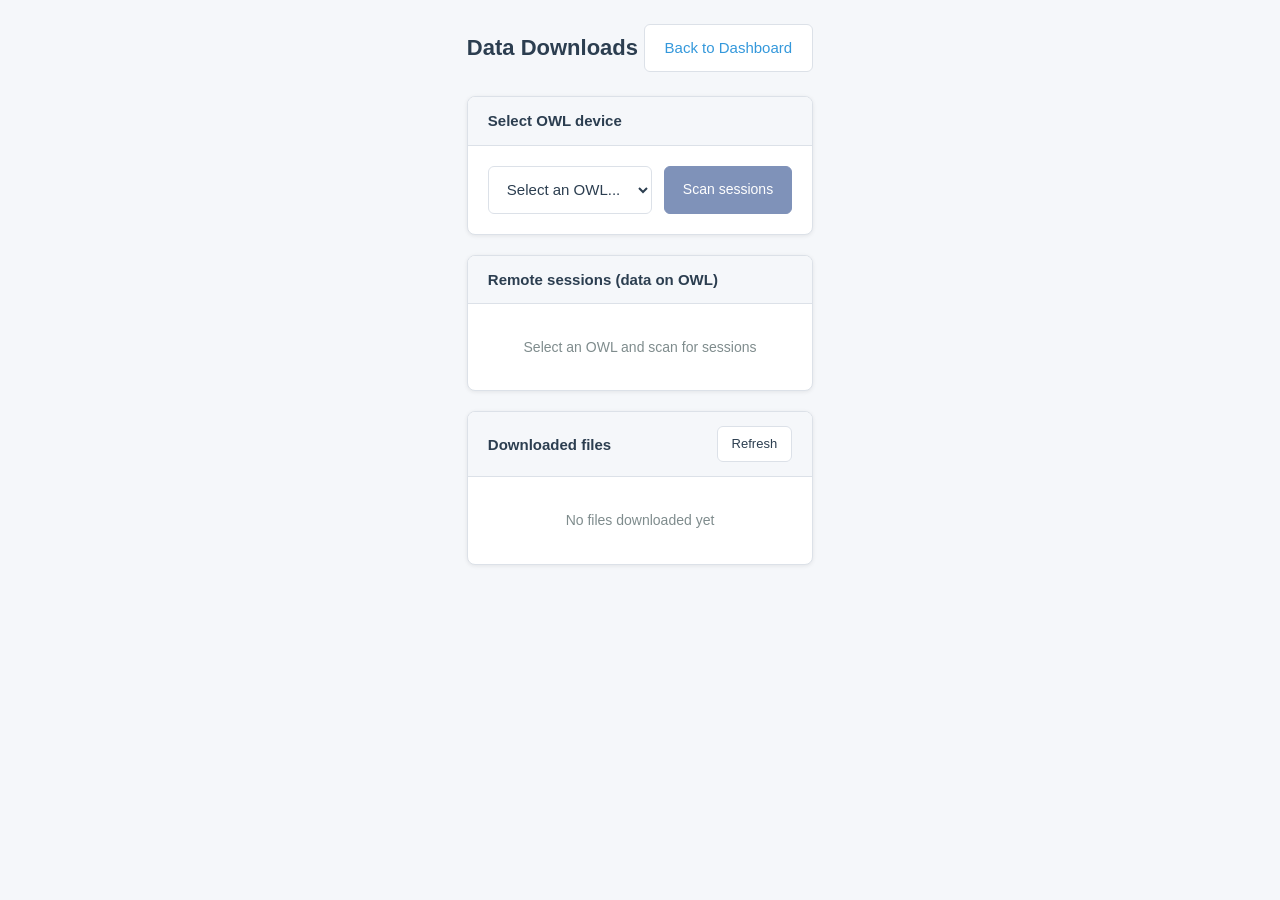
<file: docs/_static/demos/networked/downloads.html>
<!DOCTYPE html>
<html lang="en">
<head>
    <meta charset="utf-8" />
    <meta name="viewport" content="width=device-width, initial-scale=1.0" />
    <title>OWL Data Downloads</title>
    <!-- Shared foundation CSS -->
    <link rel="stylesheet" href="shared/css/_variables.css" />
    <link rel="stylesheet" href="shared/css/_reset.css" />
    <!-- Page-specific CSS -->
    <link rel="stylesheet" href="css/components/_downloads.css" />
    <style>
        /* Toast (inline — no shared dependency) */
        .downloads-toast {
            position: fixed;
            bottom: 24px;
            left: 50%;
            transform: translateX(-50%) translateY(60px);
            padding: 10px 24px;
            border-radius: 6px;
            font-size: 14px;
            color: white;
            background: #2c3e50;
            opacity: 0;
            transition: opacity 0.3s, transform 0.3s;
            z-index: 2000;
            pointer-events: none;
        }
        .downloads-toast.show {
            opacity: 1;
            transform: translateX(-50%) translateY(0);
        }
        .downloads-toast.success { background: #27ae60; }
        .downloads-toast.error { background: #c0392b; }
    </style>
    <script>window.OWL_DEMO = true;</script>
    <script src="mock_data.js"></script>
    <script src="stubs.js"></script>
</head>
<body>
<div class="downloads-page">
    <!-- Header -->
    <div class="downloads-header">
        <h1>Data Downloads</h1>
        <a class="downloads-back-link" href="index.html">Back to Dashboard</a>
    </div>

    <!-- OWL Selector Card -->
    <div class="downloads-card">
        <div class="downloads-card-header">
            <h2>Select OWL device</h2>
        </div>
        <div class="downloads-card-body">
            <div class="owl-selector-row">
                <select id="owl-select" class="owl-select">
                    <option value="">Loading OWLs...</option>
                </select>
                <button class="btn-dl primary" id="scan-btn" disabled>Scan sessions</button>
            </div>
        </div>
    </div>

    <!-- Remote Sessions Card -->
    <div class="downloads-card">
        <div class="downloads-card-header">
            <h2>Remote sessions (data on OWL)</h2>
        </div>
        <div id="sessions-list">
            <div class="list-empty">Select an OWL and scan for sessions</div>
        </div>
    </div>

    <!-- Downloaded Files Card -->
    <div class="downloads-card">
        <div class="downloads-card-header">
            <h2 id="files-header">Downloaded files</h2>
            <button class="btn-dl refresh" id="refresh-files-btn">Refresh</button>
        </div>
        <div id="files-list">
            <div class="list-empty">Loading...</div>
        </div>
    </div>
</div>

<!-- Toast -->
<div id="downloads-toast" class="downloads-toast"></div>

<!-- JS -->
<script src="js/modules/_downloads.js"></script>
<script src="mock_runtime.js"></script>
</body>
</html>
</file>
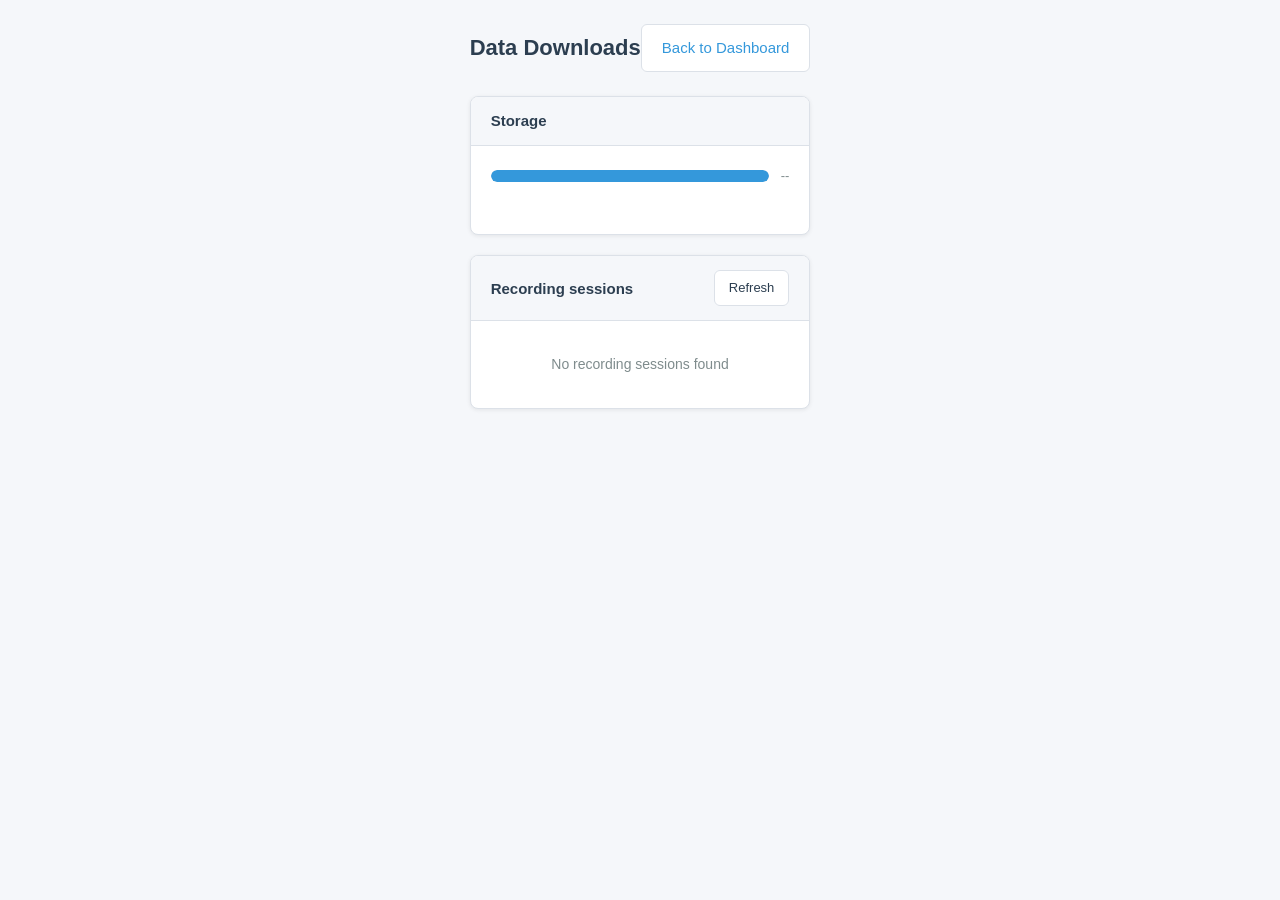
<file: docs/_static/demos/standalone/downloads.html>
<!DOCTYPE html>
<html lang="en">
<head>
    <meta charset="utf-8" />
    <meta name="viewport" content="width=device-width, initial-scale=1.0" />
    <title>OWL Data Downloads</title>
    <!-- Shared foundation CSS -->
    <link rel="stylesheet" href="shared/css/_variables.css" />
    <link rel="stylesheet" href="shared/css/_reset.css" />
    <!-- Page-specific CSS -->
    <link rel="stylesheet" href="css/components/_downloads.css" />
    <style>
        /* Toast (inline — no shared dependency) */
        .downloads-toast {
            position: fixed;
            bottom: 24px;
            left: 50%;
            transform: translateX(-50%) translateY(60px);
            padding: 10px 24px;
            border-radius: 6px;
            font-size: 14px;
            color: white;
            background: #2c3e50;
            opacity: 0;
            transition: opacity 0.3s, transform 0.3s;
            z-index: 2000;
            pointer-events: none;
        }
        .downloads-toast.show {
            opacity: 1;
            transform: translateX(-50%) translateY(0);
        }
        .downloads-toast.success { background: #27ae60; }
        .downloads-toast.error { background: #c0392b; }
    </style>
    <script>window.OWL_DEMO = true;</script>
    <script src="mock_data.js"></script>
    <script src="stubs.js"></script>
</head>
<body>
<div class="downloads-page">
    <!-- Header -->
    <div class="downloads-header">
        <h1>Data Downloads</h1>
        <a class="downloads-back-link" href="index.html">Back to Dashboard</a>
    </div>

    <!-- Storage Info Card -->
    <div class="downloads-card">
        <div class="downloads-card-header">
            <h2 id="storage-header">Storage</h2>
        </div>
        <div class="downloads-card-body">
            <div class="storage-bar">
                <div class="storage-bar-track">
                    <div class="storage-bar-fill" id="storage-fill"></div>
                </div>
                <span class="storage-text" id="storage-text">--</span>
            </div>
            <div class="storage-warning" id="storage-warning"></div>
        </div>
    </div>

    <!-- Sessions Card -->
    <div class="downloads-card">
        <div class="downloads-card-header">
            <h2>Recording sessions</h2>
            <div class="header-actions">
                <span class="sessions-summary" id="sessions-summary"></span>
                <button class="btn-dl refresh" id="refresh-btn">Refresh</button>
            </div>
        </div>
        <div id="sessions-list">
            <div class="list-empty">Loading sessions...</div>
        </div>
    </div>
</div>

<!-- Toast -->
<div id="downloads-toast" class="downloads-toast"></div>

<!-- JS -->
<script src="js/modules/_downloads.js"></script>
<script src="mock_runtime.js"></script>
</body>
</html>
</file>
<file: docs/_static/demos/networked/shared/css/_variables.css>
/* ==========================================================================
   OWL Controllers - Shared Design Tokens
   CSS Custom Properties used by both standalone and networked controllers
   
   Usage: @import this file FIRST in your style.css
   ========================================================================== */

:root {
    /* -------------------------------------------------------------------------
       Brand Colors
       ------------------------------------------------------------------------- */
    --owl-primary: #022775;
    --owl-primary-light: #034694;
    --owl-secondary: #34495e;
    --owl-accent: #3498db;
    
    /* -------------------------------------------------------------------------
       Semantic Colors
       ------------------------------------------------------------------------- */
    --owl-success: #2ecc71;
    --owl-success-dark: #27ae60;
    --owl-warning: #f39c12;
    --owl-warning-dark: #e67e22;
    --owl-danger: #e74c3c;
    --owl-danger-dark: #c0392b;
    --owl-recording-red: #ff4444;
    
    /* -------------------------------------------------------------------------
       Neutral Colors
       ------------------------------------------------------------------------- */
    --owl-light: #ecf0f1;
    --owl-dark: #1a252f;
    --owl-text: #808080;
    --owl-text-dark: #2c3e50;
    --owl-text-light: #7f8c8d;
    --owl-background: #f5f7fa;
    --owl-card-bg: #fff;
    --owl-border: #dce1e8;

    /* -------------------------------------------------------------------------
       Legacy aliases (for backward compatibility)
       These map to the owl-prefixed versions above
       ------------------------------------------------------------------------- */
    --primary: var(--owl-primary);
    --primary-light: var(--owl-primary-light);
    --secondary: var(--owl-secondary);
    --accent: var(--owl-accent);
    --success: var(--owl-success);
    --success-dark: var(--owl-success-dark);
    --warning: var(--owl-warning);
    --warning-dark: var(--owl-warning-dark);
    --danger: var(--owl-danger);
    --danger-dark: var(--owl-danger-dark);
    --recording-red: var(--owl-recording-red);
    --light: var(--owl-light);
    --dark: var(--owl-dark);
    --text: var(--owl-text);
    --text-dark: var(--owl-text-dark);
    --text-light: var(--owl-text-light);
    --background: var(--owl-background);
    --card-bg: var(--owl-card-bg);
    --border: var(--owl-border);

    /* -------------------------------------------------------------------------
       Spacing Scale
       ------------------------------------------------------------------------- */
    --space-xs: 0.25rem;   /* 4px */
    --space-sm: 0.5rem;    /* 8px */
    --space-md: 1rem;      /* 16px */
    --space-lg: 1.5rem;    /* 24px */
    --space-xl: 2rem;      /* 32px */

    /* -------------------------------------------------------------------------
       Border Radius
       ------------------------------------------------------------------------- */
    --radius-sm: 4px;
    --radius-md: 8px;
    --radius-lg: 12px;
    --radius-pill: 999px;

    /* -------------------------------------------------------------------------
       Shadows
       ------------------------------------------------------------------------- */
    --shadow-sm: 0 1px 3px rgba(0, 0, 0, 0.1);
    --shadow-md: 0 2px 8px rgba(0, 0, 0, 0.1);
    --shadow-lg: 0 4px 12px rgba(0, 0, 0, 0.15);

    /* -------------------------------------------------------------------------
       Transitions
       ------------------------------------------------------------------------- */
    --transition-fast: 0.15s ease;
    --transition-normal: 0.2s ease;
    --transition-slow: 0.3s ease;

    /* -------------------------------------------------------------------------
       Touch Targets (for accessibility)
       ------------------------------------------------------------------------- */
    --touch-target-min: 44px;
    --touch-target-kiosk: 64px;
}

/* -------------------------------------------------------------------------
   Dark Mode Support
   ------------------------------------------------------------------------- */
@media (prefers-color-scheme: dark) {
    :root {
        --owl-background: #1a1a1a;
        --owl-card-bg: #2d2d2d;
        --owl-text: #e0e0e0;
        --owl-border: #444;
        
        /* Update legacy aliases */
        --background: var(--owl-background);
        --card-bg: var(--owl-card-bg);
        --text: var(--owl-text);
        --border: var(--owl-border);
    }
}
</file>
<file: docs/_static/demos/networked/css/components/_downloads.css>
/* ==========================================================================
   Data Downloads Page Styles — Networked
   Separate page (not kiosk) — laptop browser for data retrieval
   Touch-friendly for tractor cab / glove operation
   ========================================================================== */

/* Page container */
.downloads-page {
    max-width: 960px;
    margin: 0 auto;
    padding: 24px 20px;
    font-family: -apple-system, BlinkMacSystemFont, "Segoe UI", Roboto, sans-serif;
    color: var(--owl-text-dark, #2c3e50);
    background: var(--owl-background, #f5f7fa);
    min-height: 100vh;
}

/* Header */
.downloads-header {
    display: flex;
    align-items: center;
    justify-content: space-between;
    margin-bottom: 24px;
}

.downloads-header h1 {
    font-size: 22px;
    font-weight: 600;
    color: var(--owl-text-dark, #2c3e50);
    margin: 0;
}

.downloads-back-link {
    display: inline-flex;
    align-items: center;
    padding: 10px 20px;
    font-size: 15px;
    color: var(--owl-accent, #3498db);
    text-decoration: none;
    border: 1px solid var(--owl-border, #dce1e8);
    border-radius: 6px;
    background: white;
    transition: background 0.15s;
    min-height: 48px;
}

.downloads-back-link:hover {
    background: var(--owl-background, #f5f7fa);
}

/* Card panels */
.downloads-card {
    background: white;
    border-radius: 8px;
    border: 1px solid var(--owl-border, #dce1e8);
    box-shadow: 0 1px 4px rgba(0,0,0,0.08);
    margin-bottom: 20px;
    overflow: hidden;
}

.downloads-card-header {
    display: flex;
    align-items: center;
    justify-content: space-between;
    padding: 14px 20px;
    border-bottom: 1px solid var(--owl-border, #dce1e8);
    background: var(--owl-background, #f5f7fa);
}

.downloads-card-header h2 {
    font-size: 15px;
    font-weight: 600;
    margin: 0;
    color: var(--owl-text-dark, #2c3e50);
}

.downloads-card-body {
    padding: 20px;
}

/* OWL selector */
.owl-selector-row {
    display: flex;
    gap: 12px;
    align-items: center;
}

.owl-select {
    flex: 1;
    padding: 10px 14px;
    font-size: 15px;
    border: 1px solid var(--owl-border, #dce1e8);
    border-radius: 6px;
    background: white;
    color: var(--owl-text-dark, #2c3e50);
    cursor: pointer;
    min-height: 48px;
}

/* Empty state */
.list-empty {
    padding: 32px 20px;
    text-align: center;
    color: var(--owl-text-light, #7f8c8d);
    font-size: 14px;
}

/* Session rows — larger touch targets */
.session-item {
    display: flex;
    align-items: center;
    justify-content: space-between;
    padding: 18px 20px;
    border-bottom: 1px solid var(--owl-border, #dce1e8);
}

.session-item:last-child {
    border-bottom: none;
}

.session-info {
    flex: 1;
    min-width: 0;
}

.session-date {
    font-size: 15px;
    font-weight: 600;
    color: var(--owl-text-dark, #2c3e50);
    margin-bottom: 4px;
}

.session-meta {
    font-size: 13px;
    color: var(--owl-text-light, #7f8c8d);
    display: flex;
    gap: 12px;
    flex-wrap: wrap;
}

.session-actions {
    display: flex;
    gap: 10px;
    flex-shrink: 0;
    margin-left: 16px;
}

/* File rows */
.file-item {
    display: flex;
    align-items: center;
    justify-content: space-between;
    padding: 18px 20px;
    border-bottom: 1px solid var(--owl-border, #dce1e8);
}

.file-item:last-child {
    border-bottom: none;
}

.file-info {
    flex: 1;
    min-width: 0;
}

.file-name {
    font-size: 15px;
    font-weight: 600;
    color: var(--owl-text-dark, #2c3e50);
    margin-bottom: 4px;
    word-break: break-all;
}

.file-meta {
    font-size: 13px;
    color: var(--owl-text-light, #7f8c8d);
}

.file-actions {
    display: flex;
    gap: 10px;
    flex-shrink: 0;
    margin-left: 16px;
}

/* Buttons — glove-friendly sizing */
.btn-dl {
    padding: 10px 18px;
    font-size: 14px;
    font-weight: 500;
    border: 1px solid var(--owl-border, #dce1e8);
    border-radius: 6px;
    cursor: pointer;
    background: white;
    color: var(--owl-text-dark, #2c3e50);
    transition: background 0.15s;
    white-space: nowrap;
    min-height: 48px;
    text-decoration: none;
    display: inline-flex;
    align-items: center;
}

.btn-dl:hover {
    background: var(--owl-background, #f5f7fa);
}

.btn-dl:disabled {
    opacity: 0.5;
    cursor: not-allowed;
}

.btn-dl.primary {
    background: var(--owl-primary, #022775);
    color: white;
    border-color: var(--owl-primary, #022775);
}

.btn-dl.primary:hover {
    background: var(--owl-primary-light, #034694);
}

.btn-dl.primary:disabled {
    background: var(--owl-primary, #022775);
}

.btn-dl.success {
    background: var(--owl-success, #2ecc71);
    color: white;
    border-color: var(--owl-success, #2ecc71);
}

.btn-dl.success:hover {
    background: #27ae60;
}

.btn-dl.danger {
    color: var(--owl-danger, #e74c3c);
    border-color: var(--owl-danger, #e74c3c);
}

.btn-dl.danger:hover {
    background: #fdf0ef;
}

.btn-dl.refresh {
    font-size: 13px;
    padding: 6px 14px;
    min-height: 36px;
}

/* Progress bar */
.transfer-progress {
    padding: 18px 20px;
    border-bottom: 1px solid var(--owl-border, #dce1e8);
}

.transfer-progress-label {
    font-size: 14px;
    color: var(--owl-text-dark, #2c3e50);
    margin-bottom: 10px;
}

.transfer-progress-track {
    width: 100%;
    height: 12px;
    background: #e9ecef;
    border-radius: 6px;
    overflow: hidden;
}

.transfer-progress-fill {
    height: 100%;
    background: var(--owl-success, #2ecc71);
    border-radius: 6px;
    transition: width 0.5s;
    width: 0%;
}

.transfer-progress-fill.error {
    background: var(--owl-danger, #e74c3c);
}

.transfer-progress-text {
    margin-top: 8px;
    font-size: 13px;
    color: var(--owl-text-light, #7f8c8d);
    text-align: center;
}

/* Storage indicator */
.storage-bar {
    margin-top: 4px;
    display: flex;
    align-items: center;
    gap: 12px;
}

.storage-bar-track {
    flex: 1;
    height: 12px;
    background: #e9ecef;
    border-radius: 6px;
    overflow: hidden;
}

.storage-bar-fill {
    height: 100%;
    background: var(--owl-accent, #3498db);
    border-radius: 6px;
    transition: width 0.3s;
}

.storage-bar-fill.warning {
    background: #f39c12;
}

.storage-bar-fill.critical {
    background: var(--owl-danger, #e74c3c);
}

.storage-text {
    font-size: 13px;
    color: var(--owl-text-light, #7f8c8d);
    white-space: nowrap;
}
</file>
<file: docs/_static/demos/standalone/shared/css/_variables.css>
/* ==========================================================================
   OWL Controllers - Shared Design Tokens
   CSS Custom Properties used by both standalone and networked controllers
   
   Usage: @import this file FIRST in your style.css
   ========================================================================== */

:root {
    /* -------------------------------------------------------------------------
       Brand Colors
       ------------------------------------------------------------------------- */
    --owl-primary: #022775;
    --owl-primary-light: #034694;
    --owl-secondary: #34495e;
    --owl-accent: #3498db;
    
    /* -------------------------------------------------------------------------
       Semantic Colors
       ------------------------------------------------------------------------- */
    --owl-success: #2ecc71;
    --owl-success-dark: #27ae60;
    --owl-warning: #f39c12;
    --owl-warning-dark: #e67e22;
    --owl-danger: #e74c3c;
    --owl-danger-dark: #c0392b;
    --owl-recording-red: #ff4444;
    
    /* -------------------------------------------------------------------------
       Neutral Colors
       ------------------------------------------------------------------------- */
    --owl-light: #ecf0f1;
    --owl-dark: #1a252f;
    --owl-text: #808080;
    --owl-text-dark: #2c3e50;
    --owl-text-light: #7f8c8d;
    --owl-background: #f5f7fa;
    --owl-card-bg: #fff;
    --owl-border: #dce1e8;

    /* -------------------------------------------------------------------------
       Legacy aliases (for backward compatibility)
       These map to the owl-prefixed versions above
       ------------------------------------------------------------------------- */
    --primary: var(--owl-primary);
    --primary-light: var(--owl-primary-light);
    --secondary: var(--owl-secondary);
    --accent: var(--owl-accent);
    --success: var(--owl-success);
    --success-dark: var(--owl-success-dark);
    --warning: var(--owl-warning);
    --warning-dark: var(--owl-warning-dark);
    --danger: var(--owl-danger);
    --danger-dark: var(--owl-danger-dark);
    --recording-red: var(--owl-recording-red);
    --light: var(--owl-light);
    --dark: var(--owl-dark);
    --text: var(--owl-text);
    --text-dark: var(--owl-text-dark);
    --text-light: var(--owl-text-light);
    --background: var(--owl-background);
    --card-bg: var(--owl-card-bg);
    --border: var(--owl-border);

    /* -------------------------------------------------------------------------
       Spacing Scale
       ------------------------------------------------------------------------- */
    --space-xs: 0.25rem;   /* 4px */
    --space-sm: 0.5rem;    /* 8px */
    --space-md: 1rem;      /* 16px */
    --space-lg: 1.5rem;    /* 24px */
    --space-xl: 2rem;      /* 32px */

    /* -------------------------------------------------------------------------
       Border Radius
       ------------------------------------------------------------------------- */
    --radius-sm: 4px;
    --radius-md: 8px;
    --radius-lg: 12px;
    --radius-pill: 999px;

    /* -------------------------------------------------------------------------
       Shadows
       ------------------------------------------------------------------------- */
    --shadow-sm: 0 1px 3px rgba(0, 0, 0, 0.1);
    --shadow-md: 0 2px 8px rgba(0, 0, 0, 0.1);
    --shadow-lg: 0 4px 12px rgba(0, 0, 0, 0.15);

    /* -------------------------------------------------------------------------
       Transitions
       ------------------------------------------------------------------------- */
    --transition-fast: 0.15s ease;
    --transition-normal: 0.2s ease;
    --transition-slow: 0.3s ease;

    /* -------------------------------------------------------------------------
       Touch Targets (for accessibility)
       ------------------------------------------------------------------------- */
    --touch-target-min: 44px;
    --touch-target-kiosk: 64px;
}

/* -------------------------------------------------------------------------
   Dark Mode Support
   ------------------------------------------------------------------------- */
@media (prefers-color-scheme: dark) {
    :root {
        --owl-background: #1a1a1a;
        --owl-card-bg: #2d2d2d;
        --owl-text: #e0e0e0;
        --owl-border: #444;
        
        /* Update legacy aliases */
        --background: var(--owl-background);
        --card-bg: var(--owl-card-bg);
        --text: var(--owl-text);
        --border: var(--owl-border);
    }
}
</file>
<file: docs/_static/demos/standalone/css/components/_downloads.css>
/* ==========================================================================
   Data Downloads Page Styles — Standalone
   Separate page (not kiosk) — laptop browser for data retrieval
   Touch-friendly for tractor cab / glove operation
   ========================================================================== */

/* Page container */
.downloads-page {
    max-width: 960px;
    margin: 0 auto;
    padding: 24px 20px;
    font-family: -apple-system, BlinkMacSystemFont, "Segoe UI", Roboto, sans-serif;
    color: var(--owl-text-dark, #2c3e50);
    background: var(--owl-background, #f5f7fa);
    min-height: 100vh;
}

/* Header */
.downloads-header {
    display: flex;
    align-items: center;
    justify-content: space-between;
    margin-bottom: 24px;
}

.downloads-header h1 {
    font-size: 22px;
    font-weight: 600;
    color: var(--owl-text-dark, #2c3e50);
    margin: 0;
}

.downloads-back-link {
    display: inline-flex;
    align-items: center;
    padding: 10px 20px;
    font-size: 15px;
    color: var(--owl-accent, #3498db);
    text-decoration: none;
    border: 1px solid var(--owl-border, #dce1e8);
    border-radius: 6px;
    background: white;
    transition: background 0.15s;
    min-height: 48px;
}

.downloads-back-link:hover {
    background: var(--owl-background, #f5f7fa);
}

/* Card panels */
.downloads-card {
    background: white;
    border-radius: 8px;
    border: 1px solid var(--owl-border, #dce1e8);
    box-shadow: 0 1px 4px rgba(0,0,0,0.08);
    margin-bottom: 20px;
    overflow: hidden;
}

.downloads-card-header {
    display: flex;
    align-items: center;
    justify-content: space-between;
    padding: 14px 20px;
    border-bottom: 1px solid var(--owl-border, #dce1e8);
    background: var(--owl-background, #f5f7fa);
}

.downloads-card-header h2 {
    font-size: 15px;
    font-weight: 600;
    margin: 0;
    color: var(--owl-text-dark, #2c3e50);
}

.downloads-card-body {
    padding: 20px;
}

/* Header actions (summary + refresh) */
.header-actions {
    display: flex;
    align-items: center;
    gap: 12px;
}

.sessions-summary {
    font-size: 13px;
    color: var(--owl-text-light, #7f8c8d);
}

/* Empty state */
.list-empty {
    padding: 32px 20px;
    text-align: center;
    color: var(--owl-text-light, #7f8c8d);
    font-size: 14px;
}

/* Session rows — larger touch targets */
.session-item {
    display: flex;
    align-items: center;
    justify-content: space-between;
    padding: 18px 20px;
    border-bottom: 1px solid var(--owl-border, #dce1e8);
}

.session-item:last-child {
    border-bottom: none;
}

.session-info {
    flex: 1;
    min-width: 0;
}

.session-date {
    font-size: 15px;
    font-weight: 600;
    color: var(--owl-text-dark, #2c3e50);
    margin-bottom: 4px;
}

.session-meta {
    font-size: 13px;
    color: var(--owl-text-light, #7f8c8d);
    display: flex;
    gap: 12px;
    flex-wrap: wrap;
}

.session-actions {
    display: flex;
    gap: 10px;
    flex-shrink: 0;
    margin-left: 16px;
}

/* Buttons — glove-friendly sizing */
.btn-dl {
    padding: 10px 18px;
    font-size: 14px;
    font-weight: 500;
    border: 1px solid var(--owl-border, #dce1e8);
    border-radius: 6px;
    cursor: pointer;
    background: white;
    color: var(--owl-text-dark, #2c3e50);
    transition: background 0.15s;
    white-space: nowrap;
    min-height: 48px;
    text-decoration: none;
    display: inline-flex;
    align-items: center;
}

.btn-dl:hover {
    background: var(--owl-background, #f5f7fa);
}

.btn-dl:disabled {
    opacity: 0.5;
    cursor: not-allowed;
}

.btn-dl.primary {
    background: var(--owl-primary, #022775);
    color: white;
    border-color: var(--owl-primary, #022775);
}

.btn-dl.primary:hover {
    background: var(--owl-primary-light, #034694);
}

.btn-dl.success {
    background: var(--owl-success, #2ecc71);
    color: white;
    border-color: var(--owl-success, #2ecc71);
}

.btn-dl.success:hover {
    background: #27ae60;
}

.btn-dl.danger {
    color: var(--owl-danger, #e74c3c);
    border-color: var(--owl-danger, #e74c3c);
}

.btn-dl.danger:hover {
    background: #fdf0ef;
}

.btn-dl.refresh {
    font-size: 13px;
    padding: 6px 14px;
    min-height: 36px;
}

/* Storage bar — taller and more prominent */
.storage-bar {
    display: flex;
    align-items: center;
    gap: 12px;
}

.storage-bar-track {
    flex: 1;
    height: 12px;
    background: #e9ecef;
    border-radius: 6px;
    overflow: hidden;
}

.storage-bar-fill {
    height: 100%;
    background: var(--owl-accent, #3498db);
    border-radius: 6px;
    transition: width 0.3s;
}

.storage-bar-fill.warning {
    background: #f39c12;
}

.storage-bar-fill.critical {
    background: var(--owl-danger, #e74c3c);
}

.storage-text {
    font-size: 13px;
    color: var(--owl-text-light, #7f8c8d);
    white-space: nowrap;
}

/* Storage warning text */
.storage-warning {
    margin-top: 8px;
    font-size: 13px;
    font-weight: 500;
    min-height: 20px;
}

.storage-warning.warning {
    color: #f39c12;
}

.storage-warning.critical {
    color: var(--owl-danger, #e74c3c);
}

/* Session block (clickable row + collapsible preview) */
.session-block {
    border-bottom: 1px solid var(--owl-border, #dce1e8);
}

.session-block:last-child {
    border-bottom: none;
}

.session-block .session-item {
    border-bottom: none;
    cursor: pointer;
}

.session-block .session-item:hover {
    background: var(--owl-background, #f5f7fa);
}

.preview-hint {
    color: var(--owl-accent, #3498db);
    font-style: italic;
}

/* Thumbnail grid */
.session-preview {
    padding: 0 16px 16px;
}

.thumb-grid {
    display: grid;
    grid-template-columns: repeat(auto-fill, minmax(120px, 1fr));
    gap: 8px;
}

.thumb-link {
    display: block;
    text-decoration: none;
    border: 1px solid var(--owl-border, #dce1e8);
    border-radius: 6px;
    overflow: hidden;
    background: #f9fafb;
    transition: border-color 0.15s;
}

.thumb-link:hover {
    border-color: var(--owl-accent, #3498db);
}

.thumb-img {
    width: 100%;
    aspect-ratio: 4/3;
    object-fit: cover;
    display: block;
}

.thumb-name {
    display: block;
    padding: 4px 6px;
    font-size: 10px;
    color: var(--owl-text-light, #7f8c8d);
    white-space: nowrap;
    overflow: hidden;
    text-overflow: ellipsis;
}
</file>
